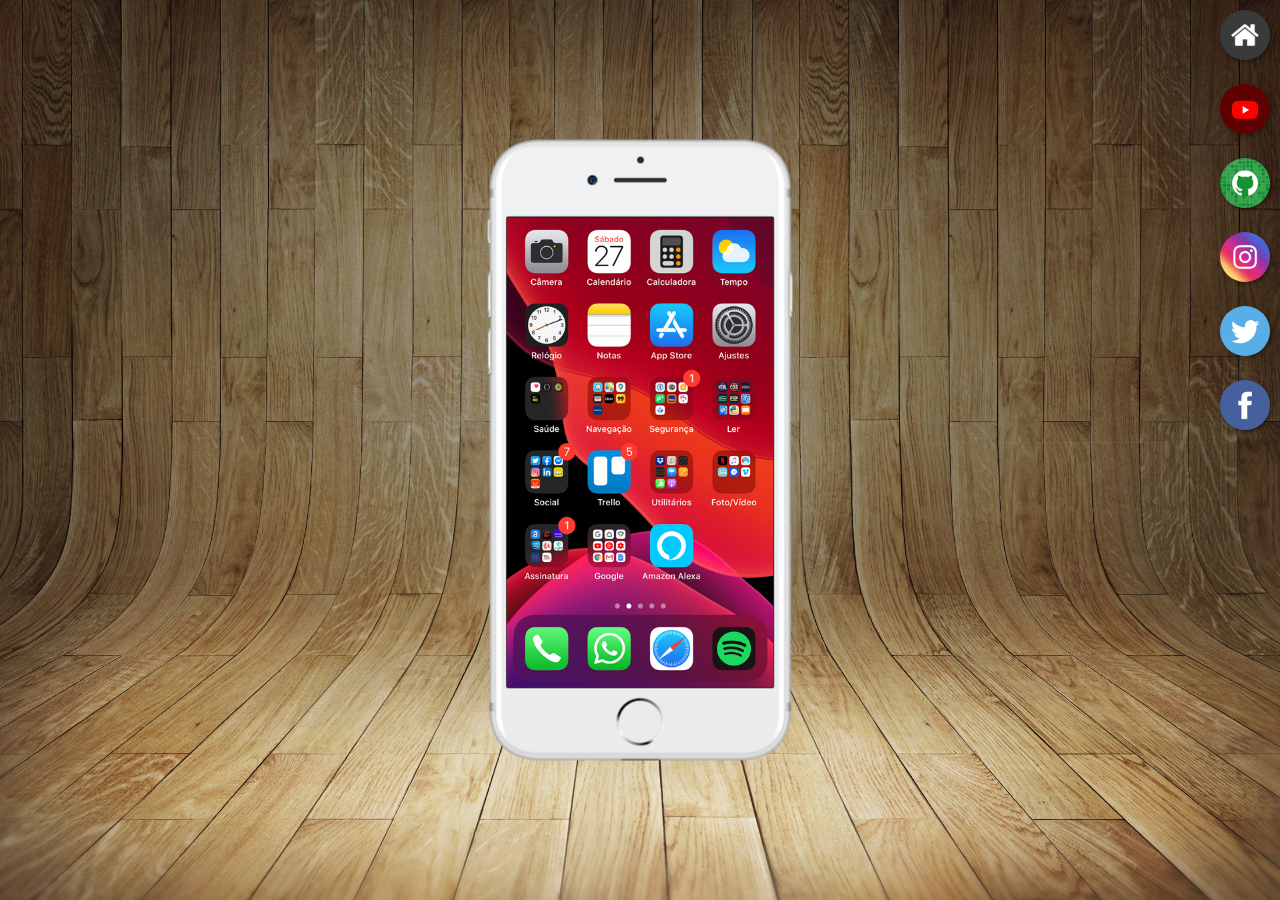
<file: index.html>
<!DOCTYPE html>
<html lang="pt-br">
<head>
    <meta charset="UTF-8">
    <meta name="viewport" content="width=device-width, initial-scale=1.0">
    <link rel="shortcut icon" href="favicon.ico" type="image/x-icon">
    <link rel="stylesheet" href="estilos/style.css">

    <title>Projeto Redes Sociais</title>
</head>
<body>
    <main>
        <section id="telefone">
            <iframe src="home.html" frameborder="0" name="tela" id="tela" scolling="no"></iframe>
        </section>
        
        <section id="redes-sociais">
            <a href="home.html" target="tela"><img src="imagens/logo-home.jpg" alt="Logo do botão home"></a> <br>
            <a href="youtube.html" target="tela"><img src="imagens/logo-youtube.jpg" alt="Logo do youtube"></a> <br>
            <a href="github.html" target="tela"><img src="imagens/logo-github.jpg" alt="Logo do github"></a> <br>
            <a href="instagram.html" target="tela"><img src="imagens/logo-instagram.jpg" alt="Logo do instagram"></a> <br>
            <a href="twitter.html" target="tela"><img src="imagens/logo-twitter.jpg" alt="Logo do twitter"></a> <br>
            <a href="facebook.html" target="tela"><img src="imagens/logo-facebook.jpg" alt="Logo do facebook"></a>
        </section>
    </main>
</body>
</html>
</file>
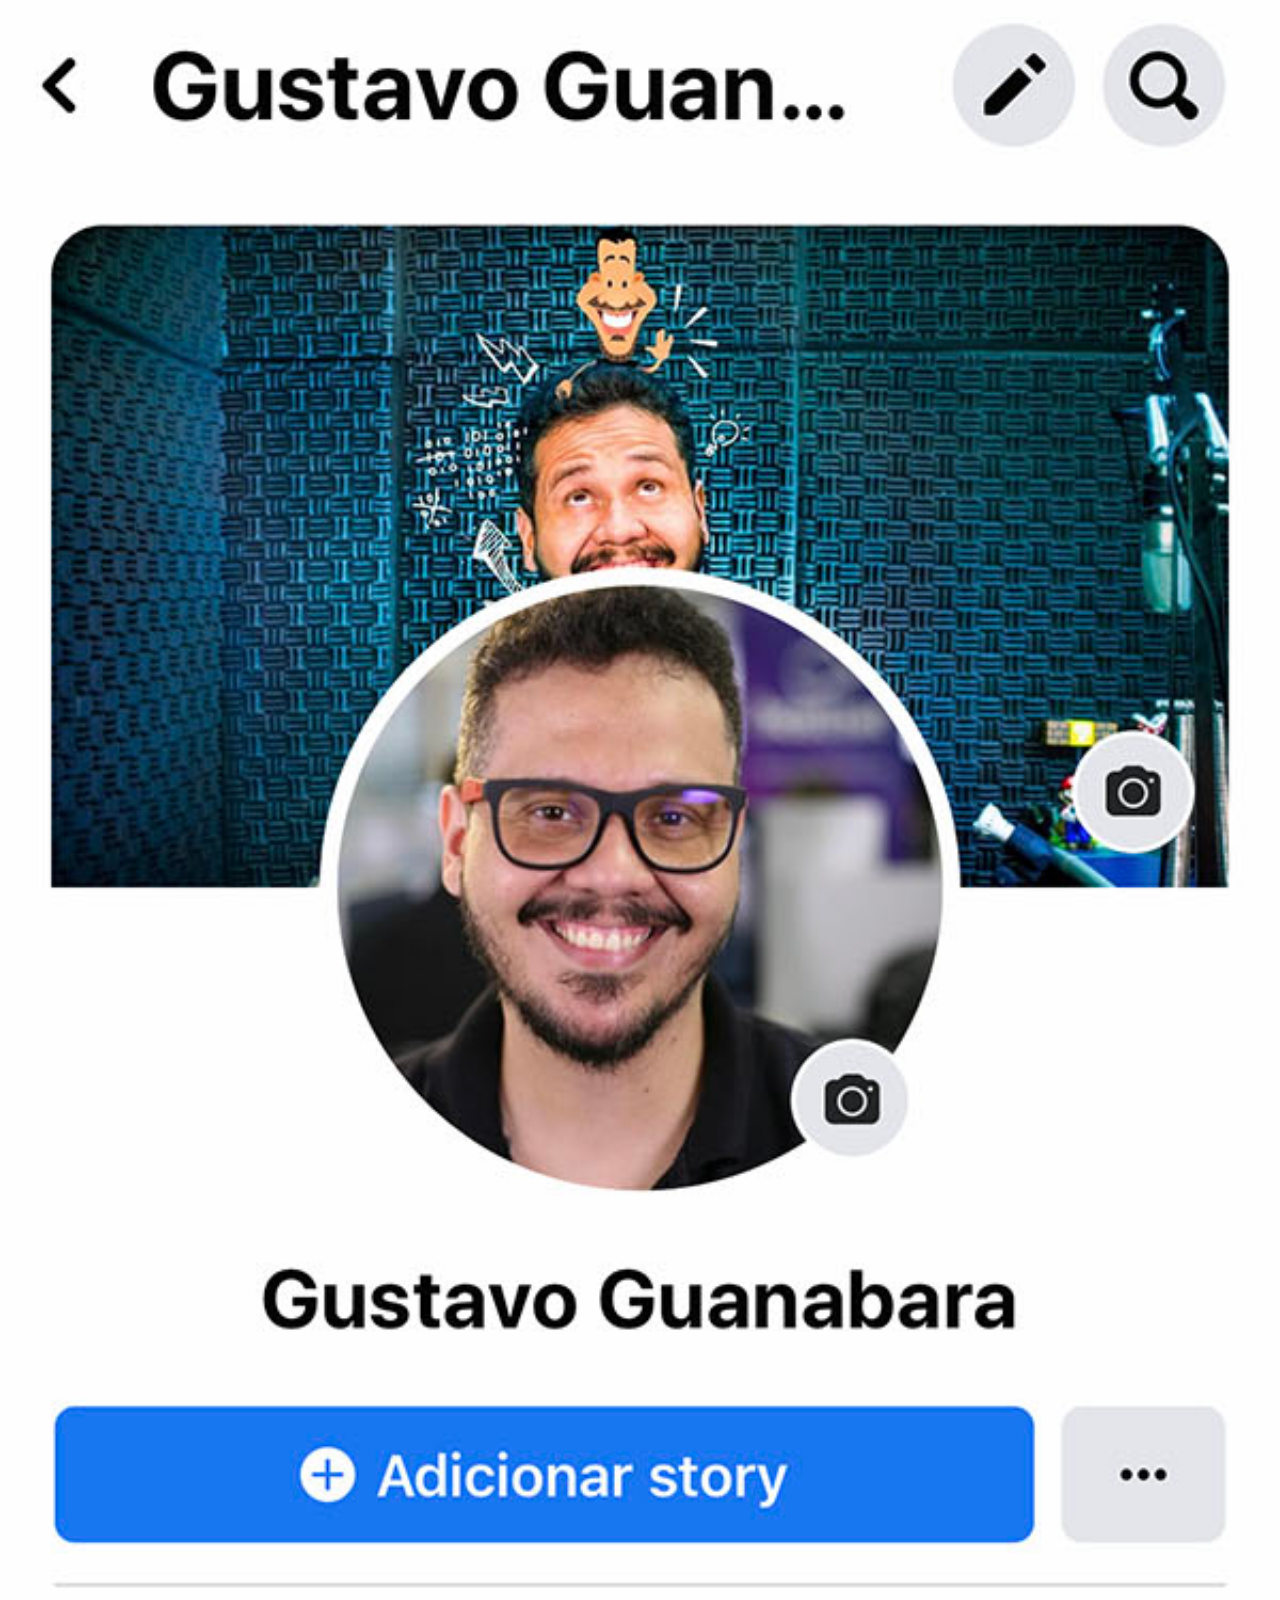
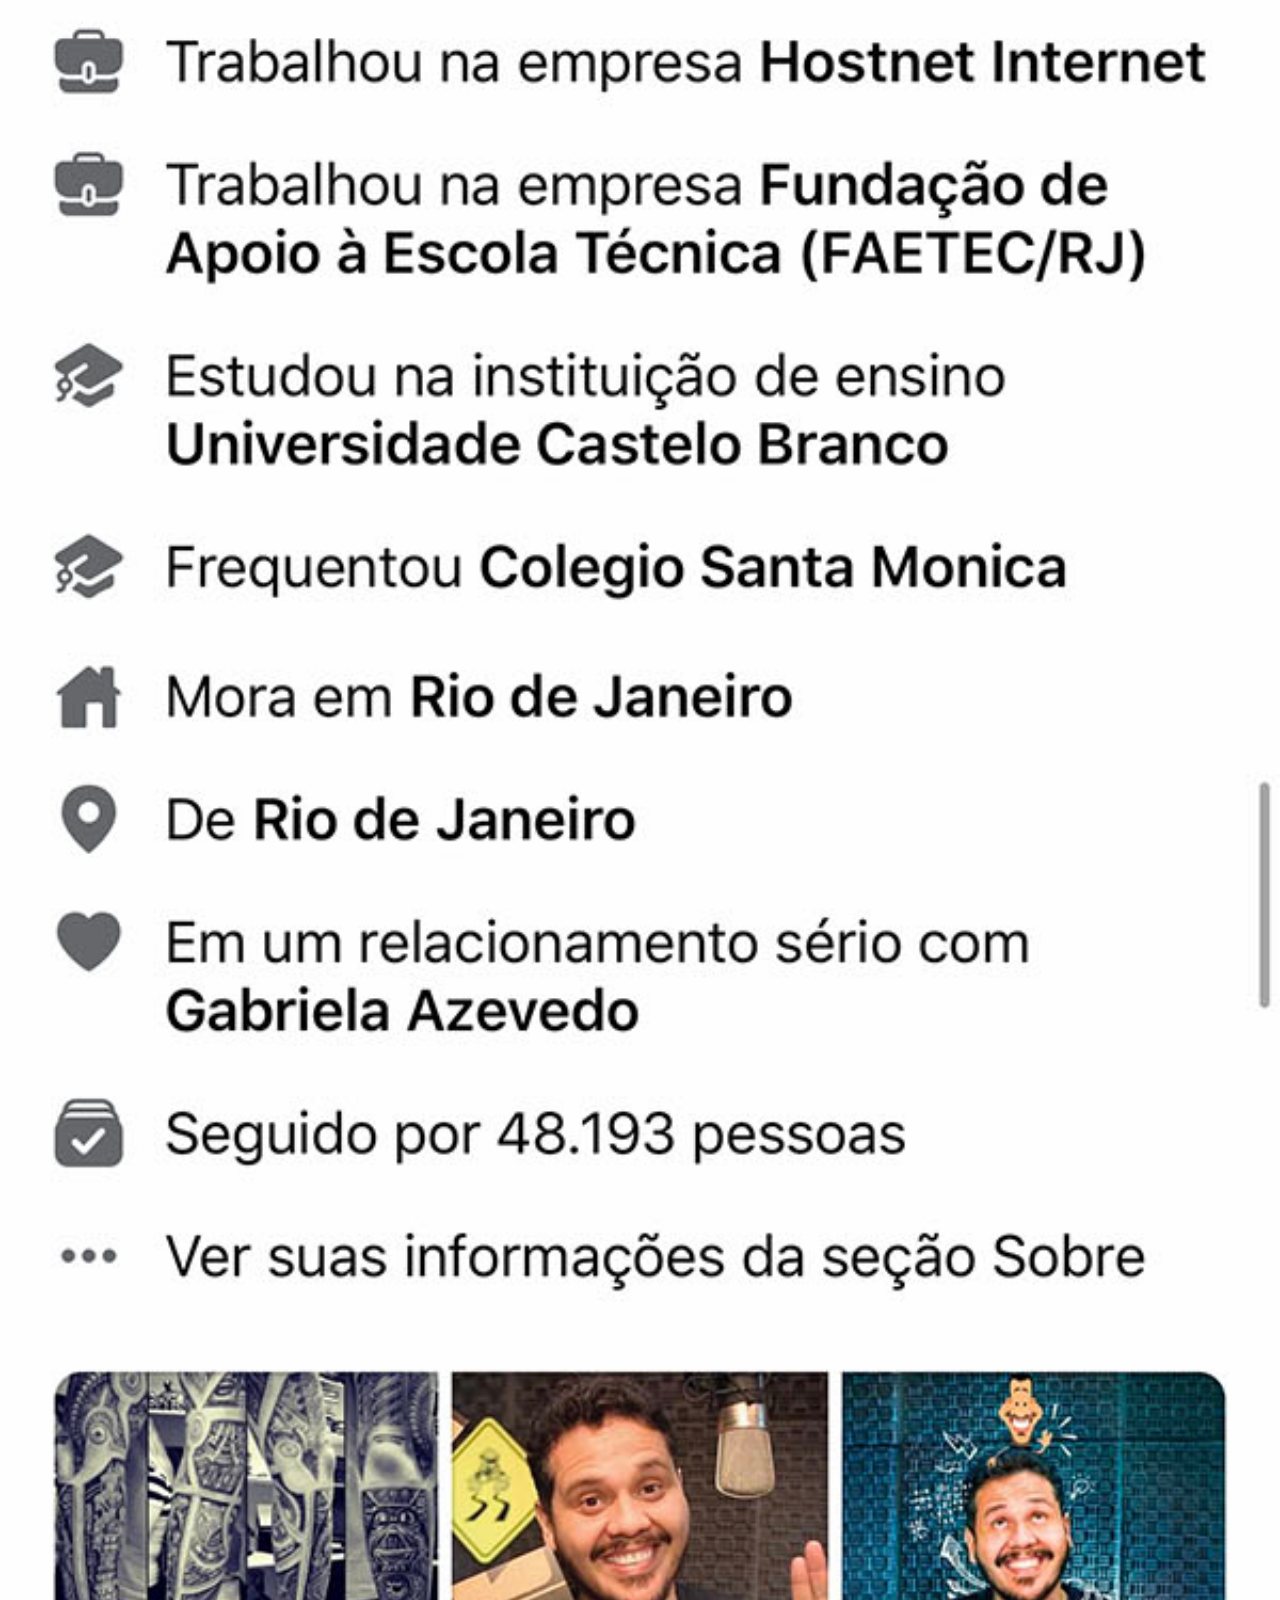
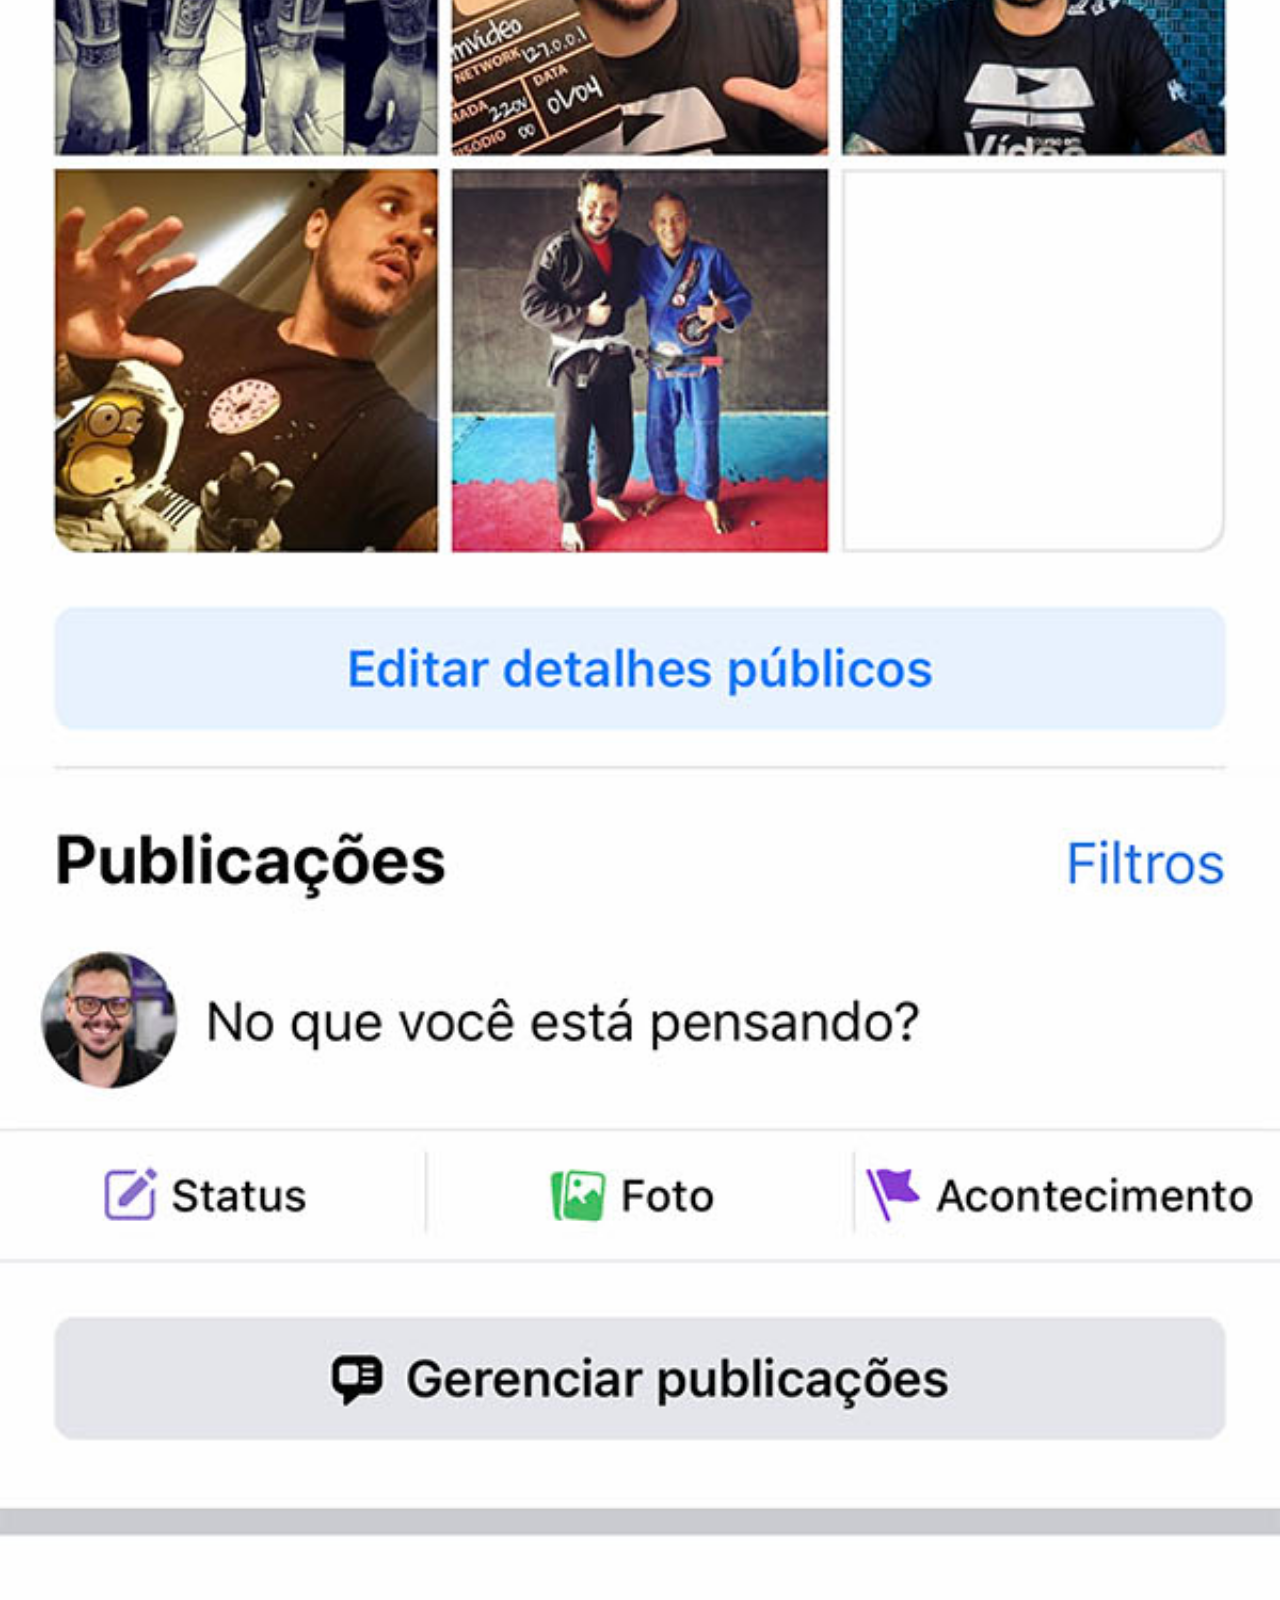
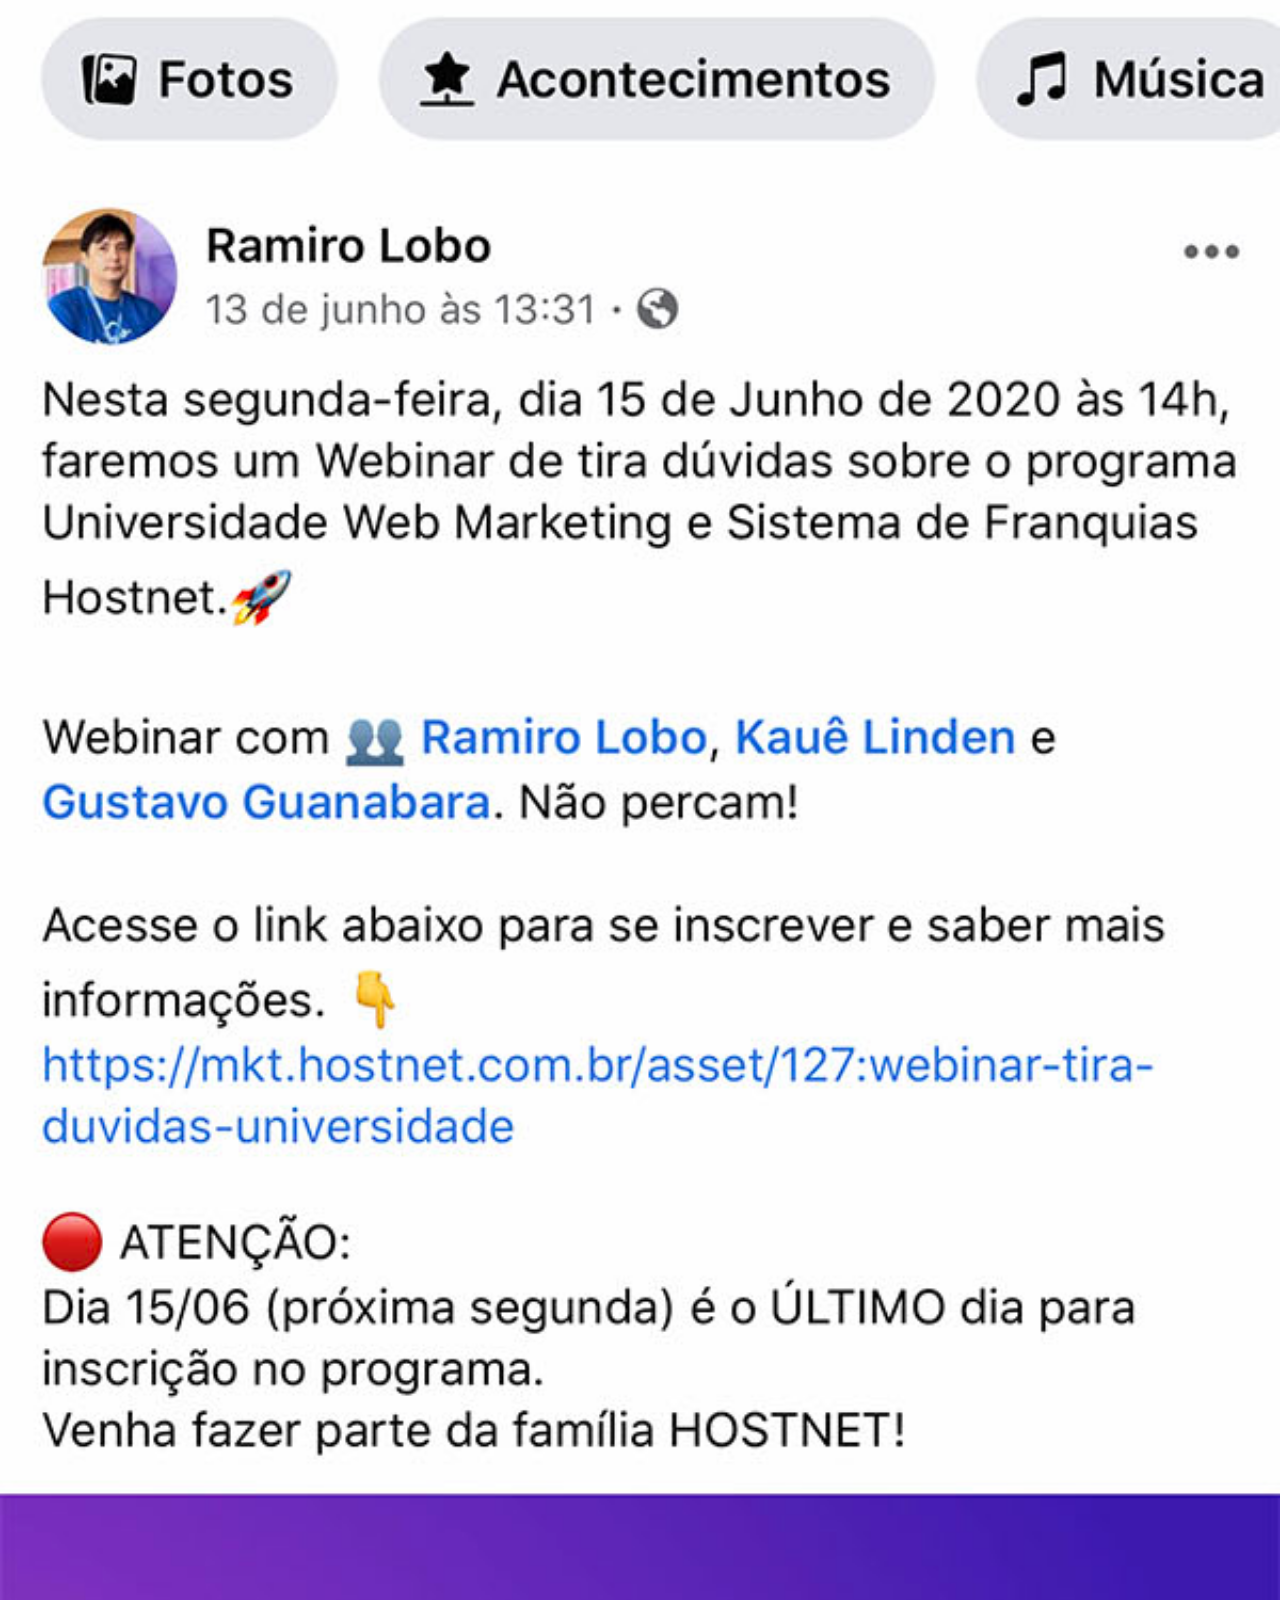
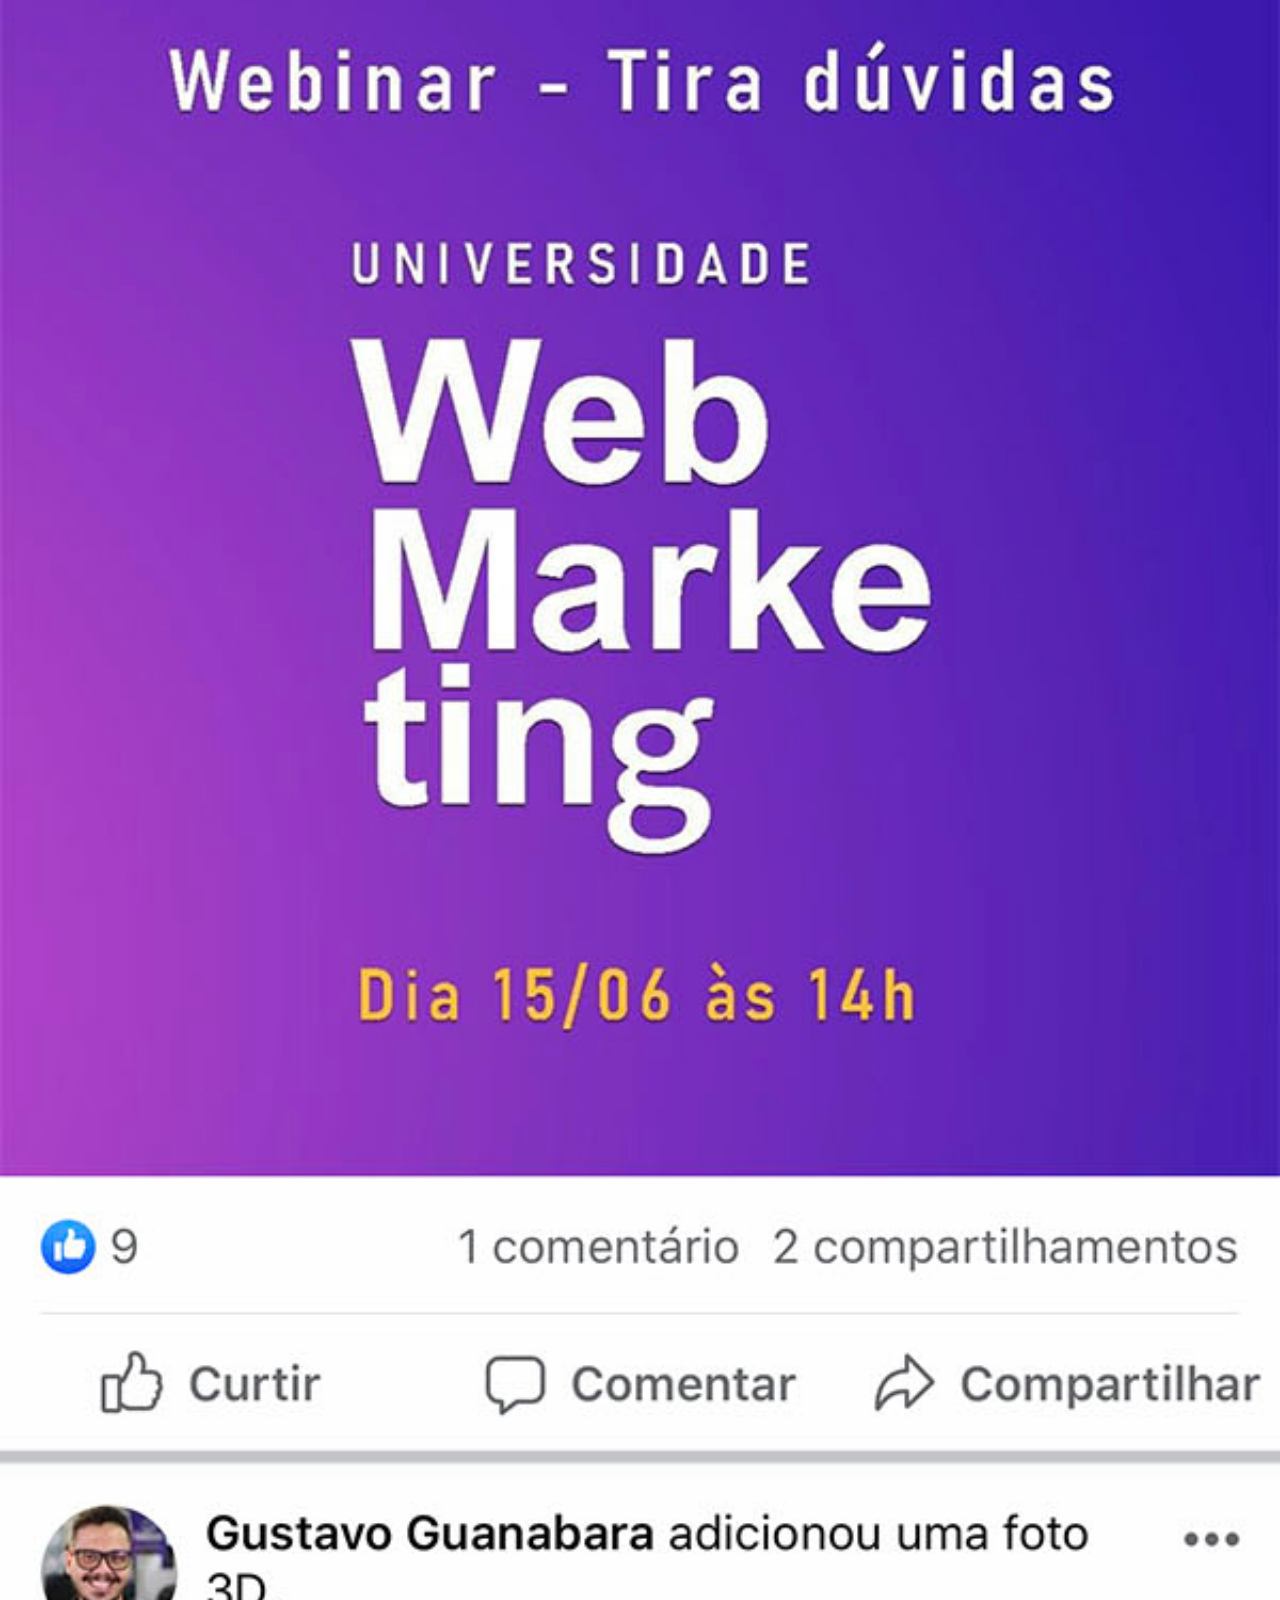
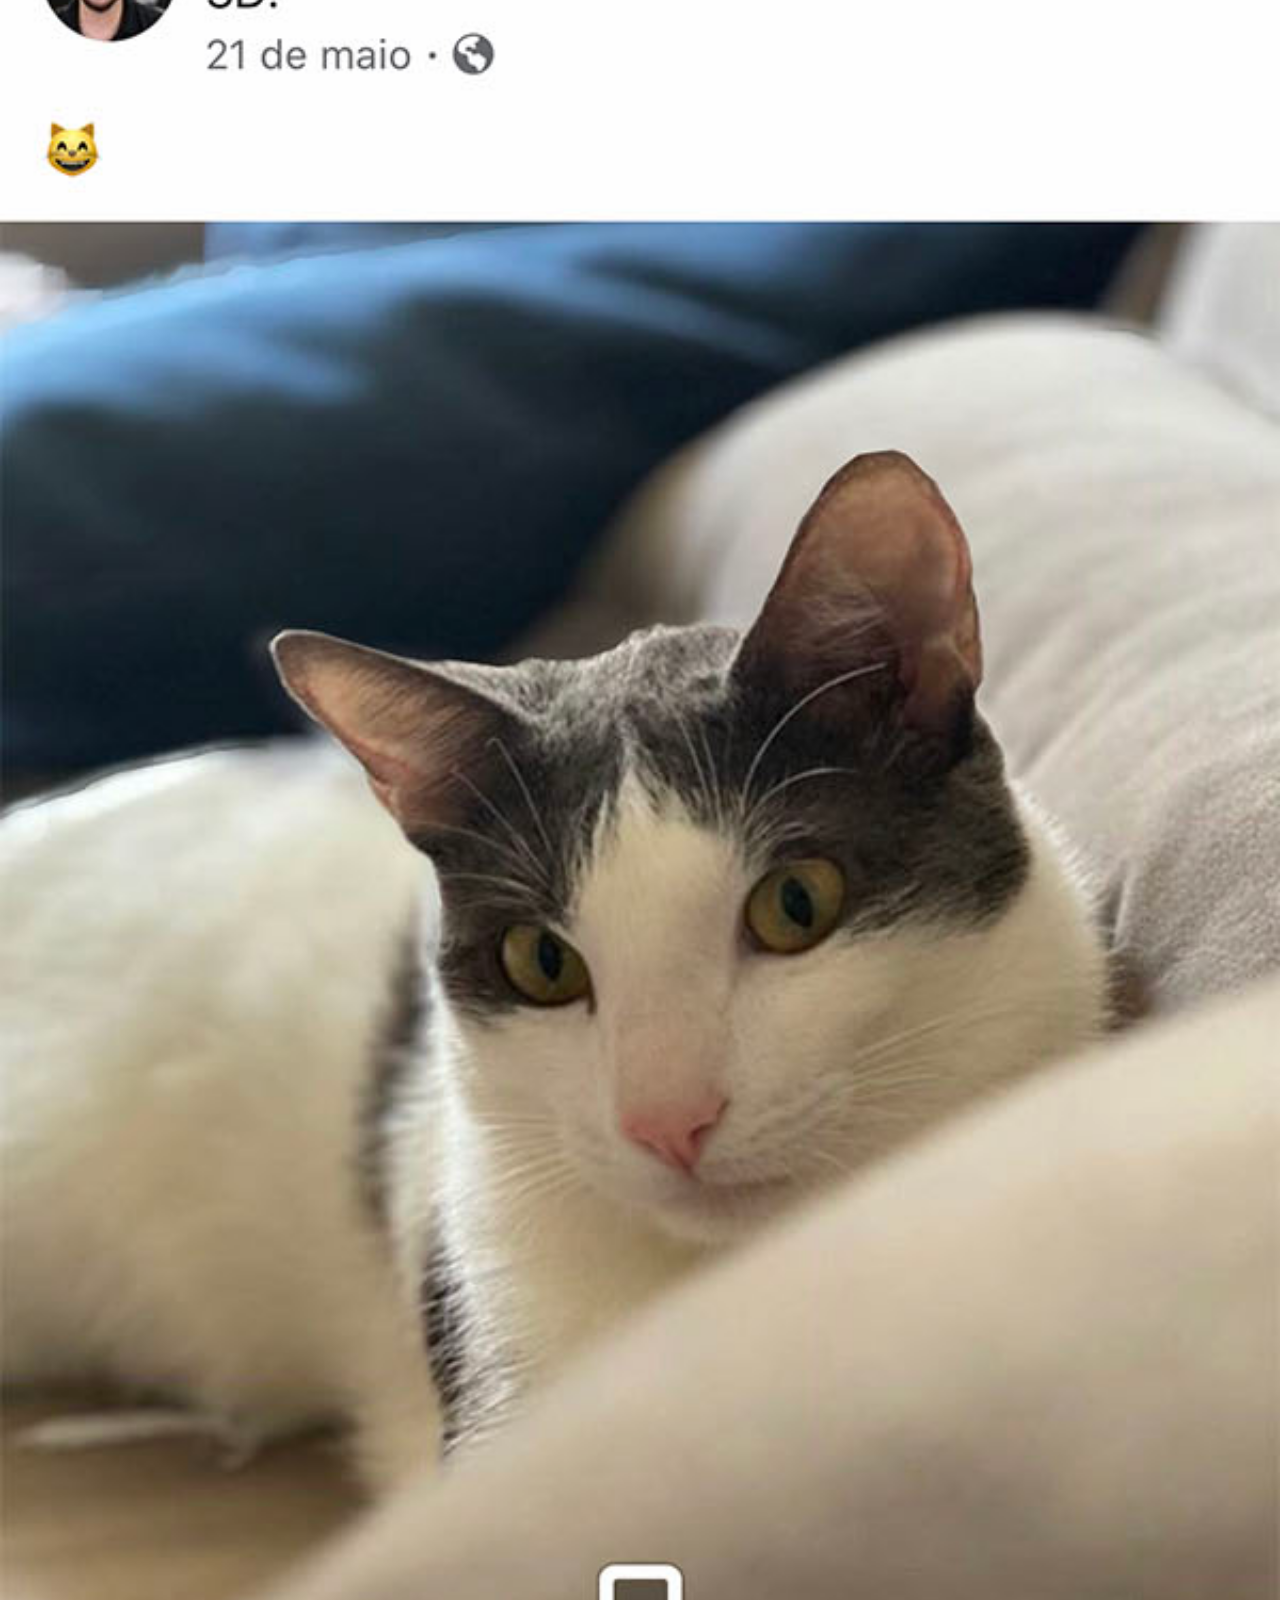
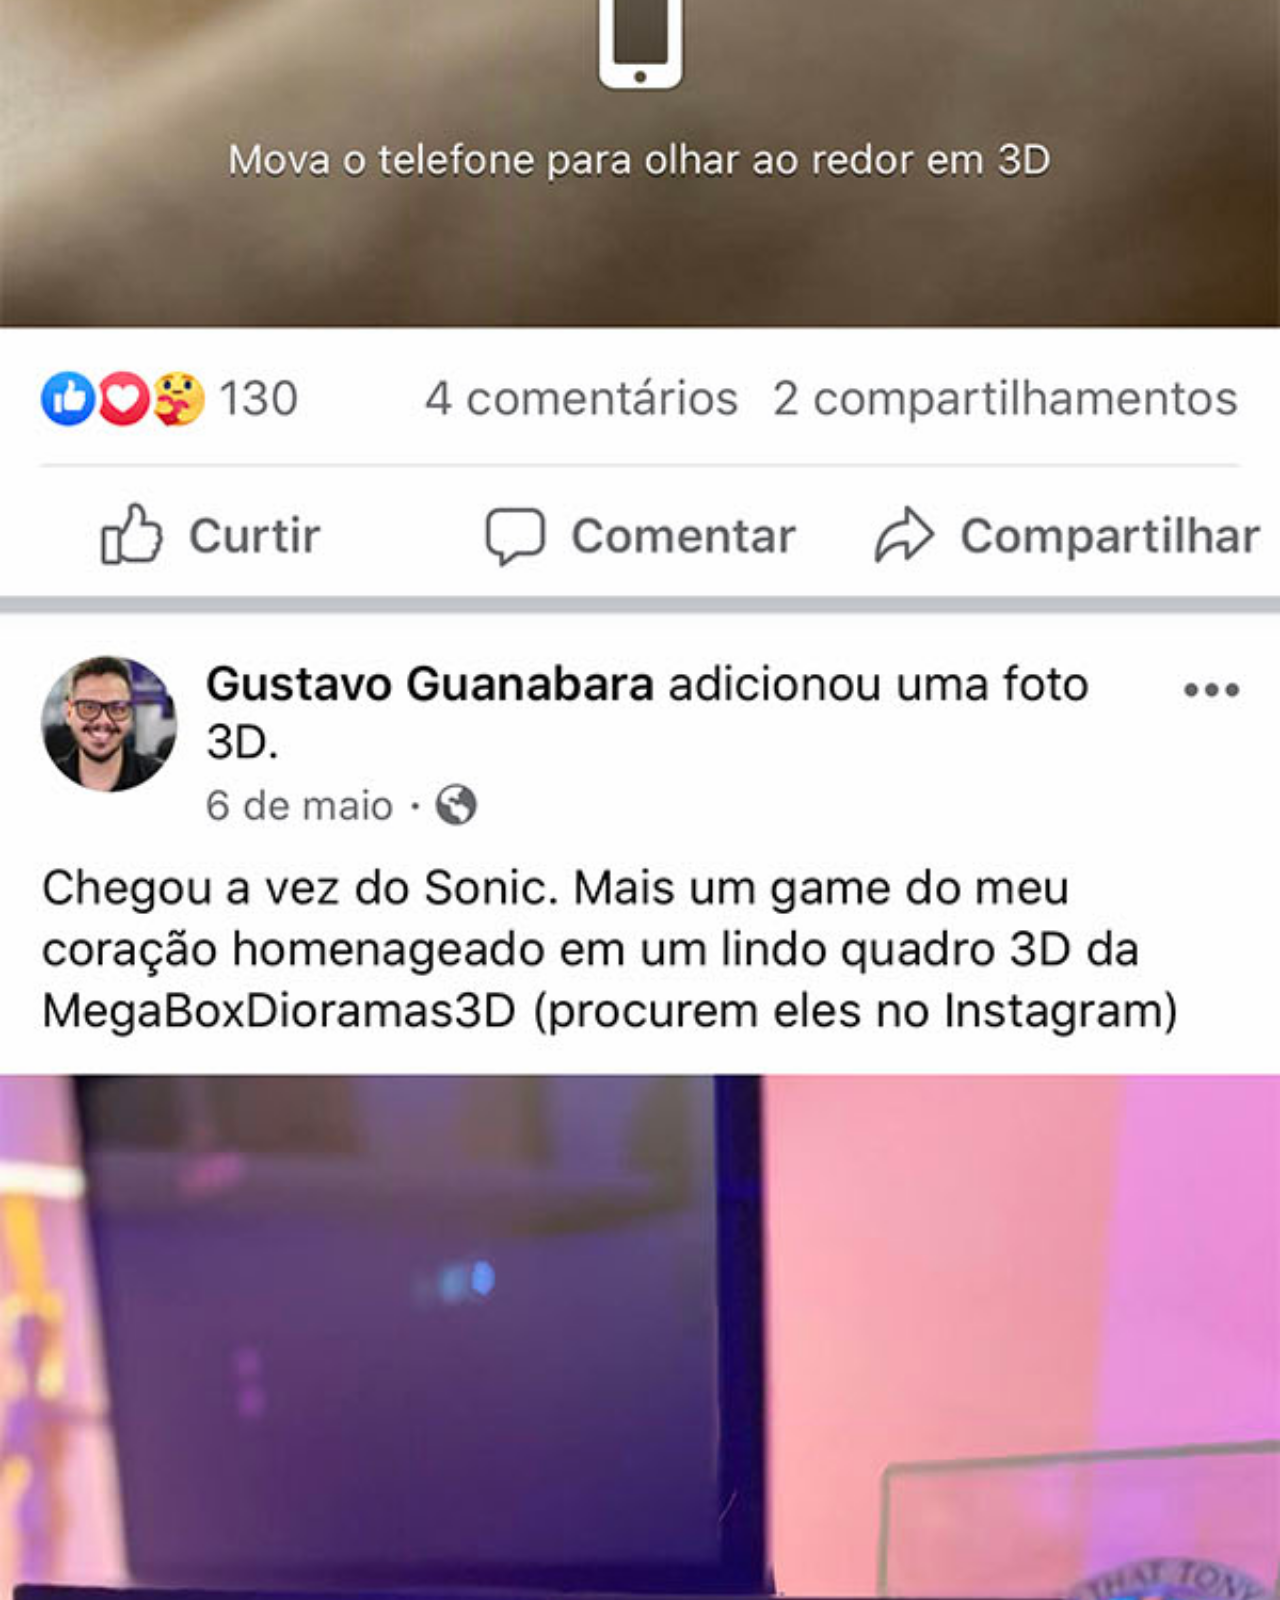
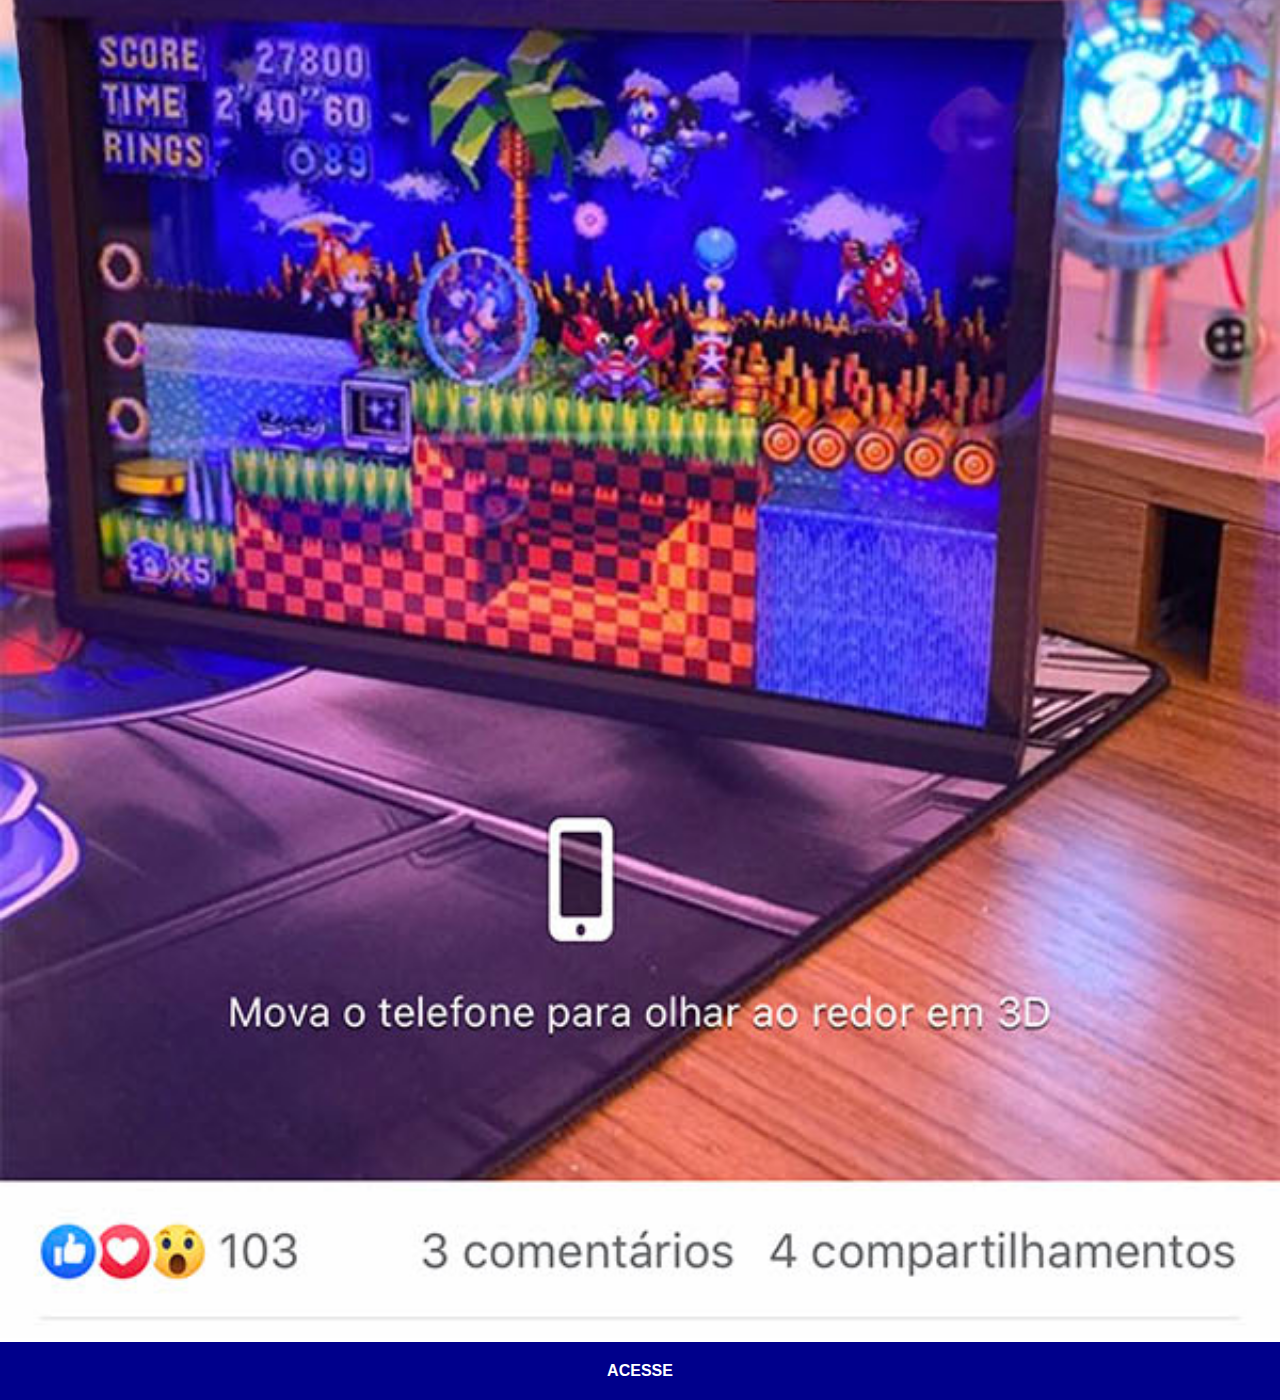
<file: facebook.html>
<!DOCTYPE html>
<html lang="pt-br">
<head>
    <meta charset="UTF-8">
    <meta name="viewport" content="width=device-width, initial-scale=1.0">
    <title>Facebook</title>
    <style>
        * {margin: 0px; padding: 0px; font-family: Arial;}

        ::-webkit-scrollbar {
            width: 0px;
            height: 0px;
        }

        img {
            width: 100vw;
        }
        a {
            display: block; 
            background-color: darkblue;
            padding: 20px;
            color: white;
            text-align: center;
            font-weight: bolder;
            text-decoration: none;
        }
        a:hover {
            background-color: blue;
        }
    </style>
</head>
<body>
    <img src="imagens/tela-facebook.jpg" alt="Tela de facebook">
    <a href="">ACESSE</a>
</body>
</html>
</file>
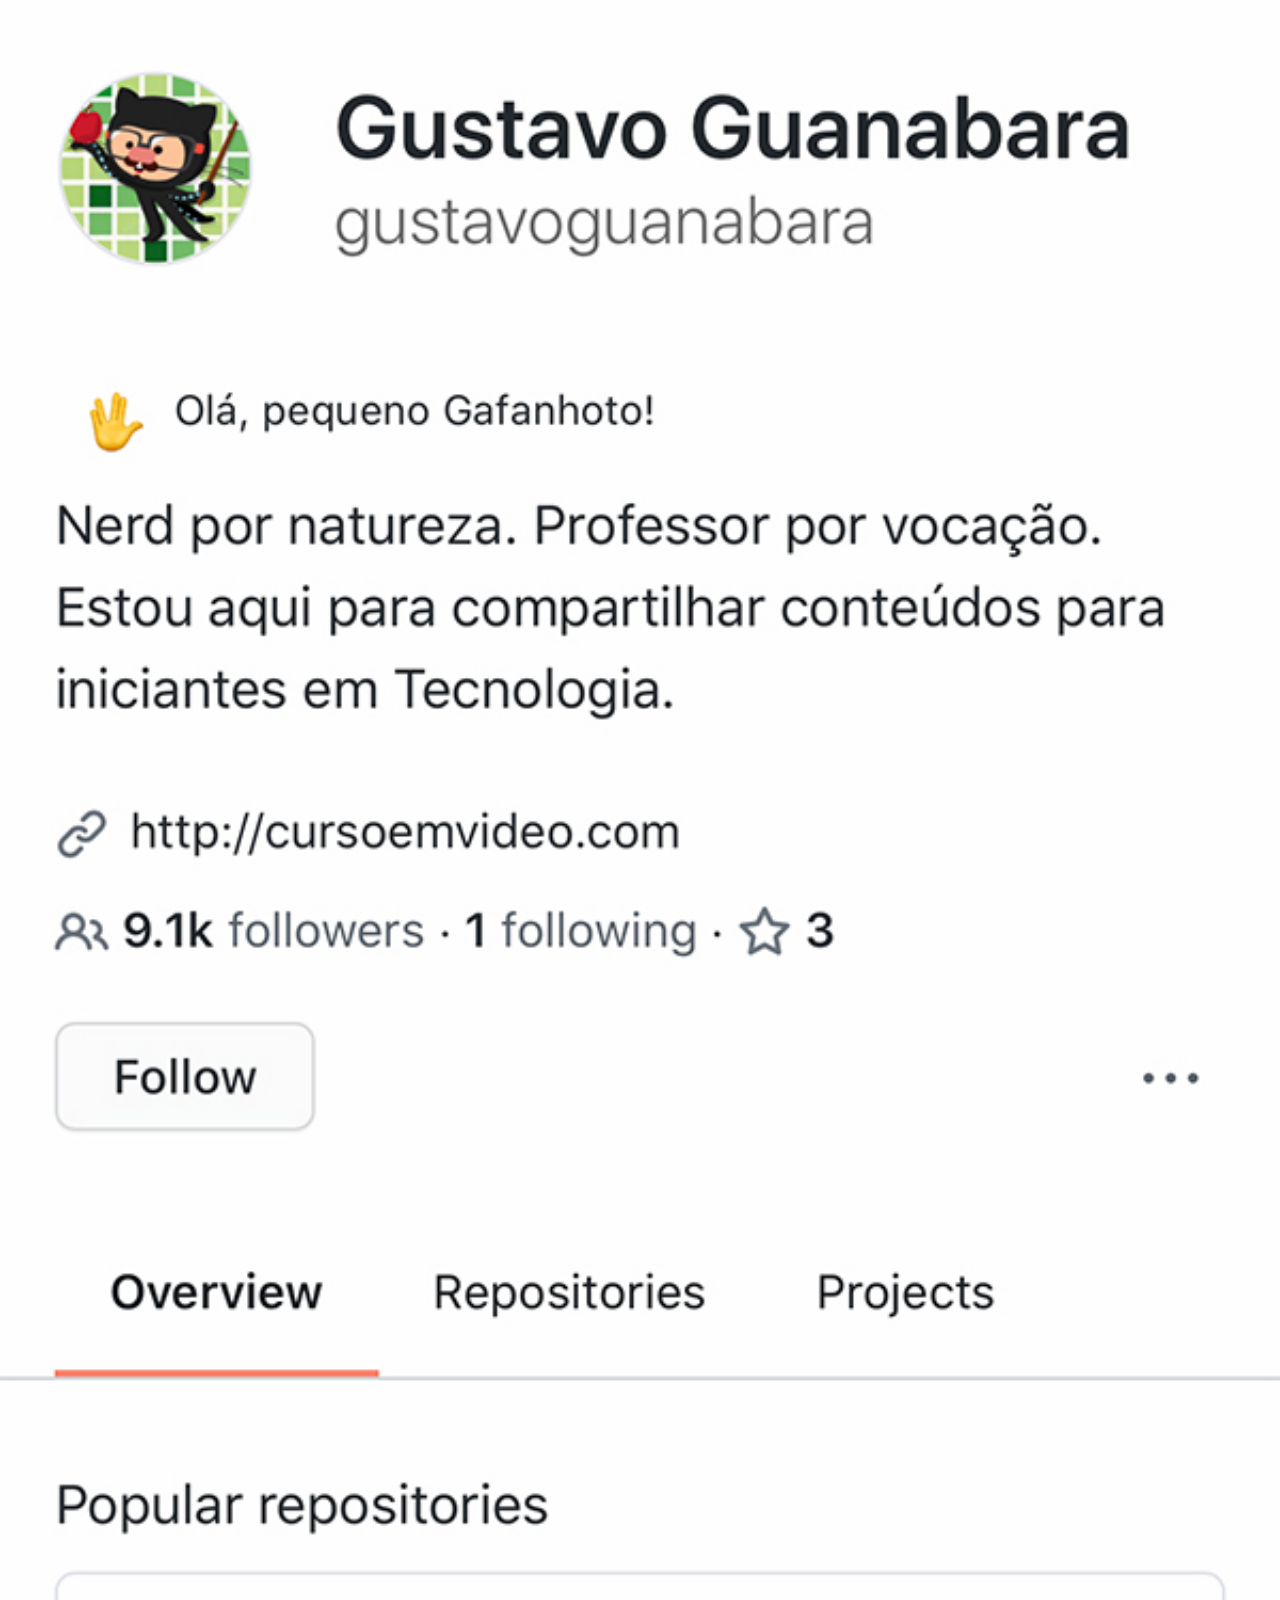
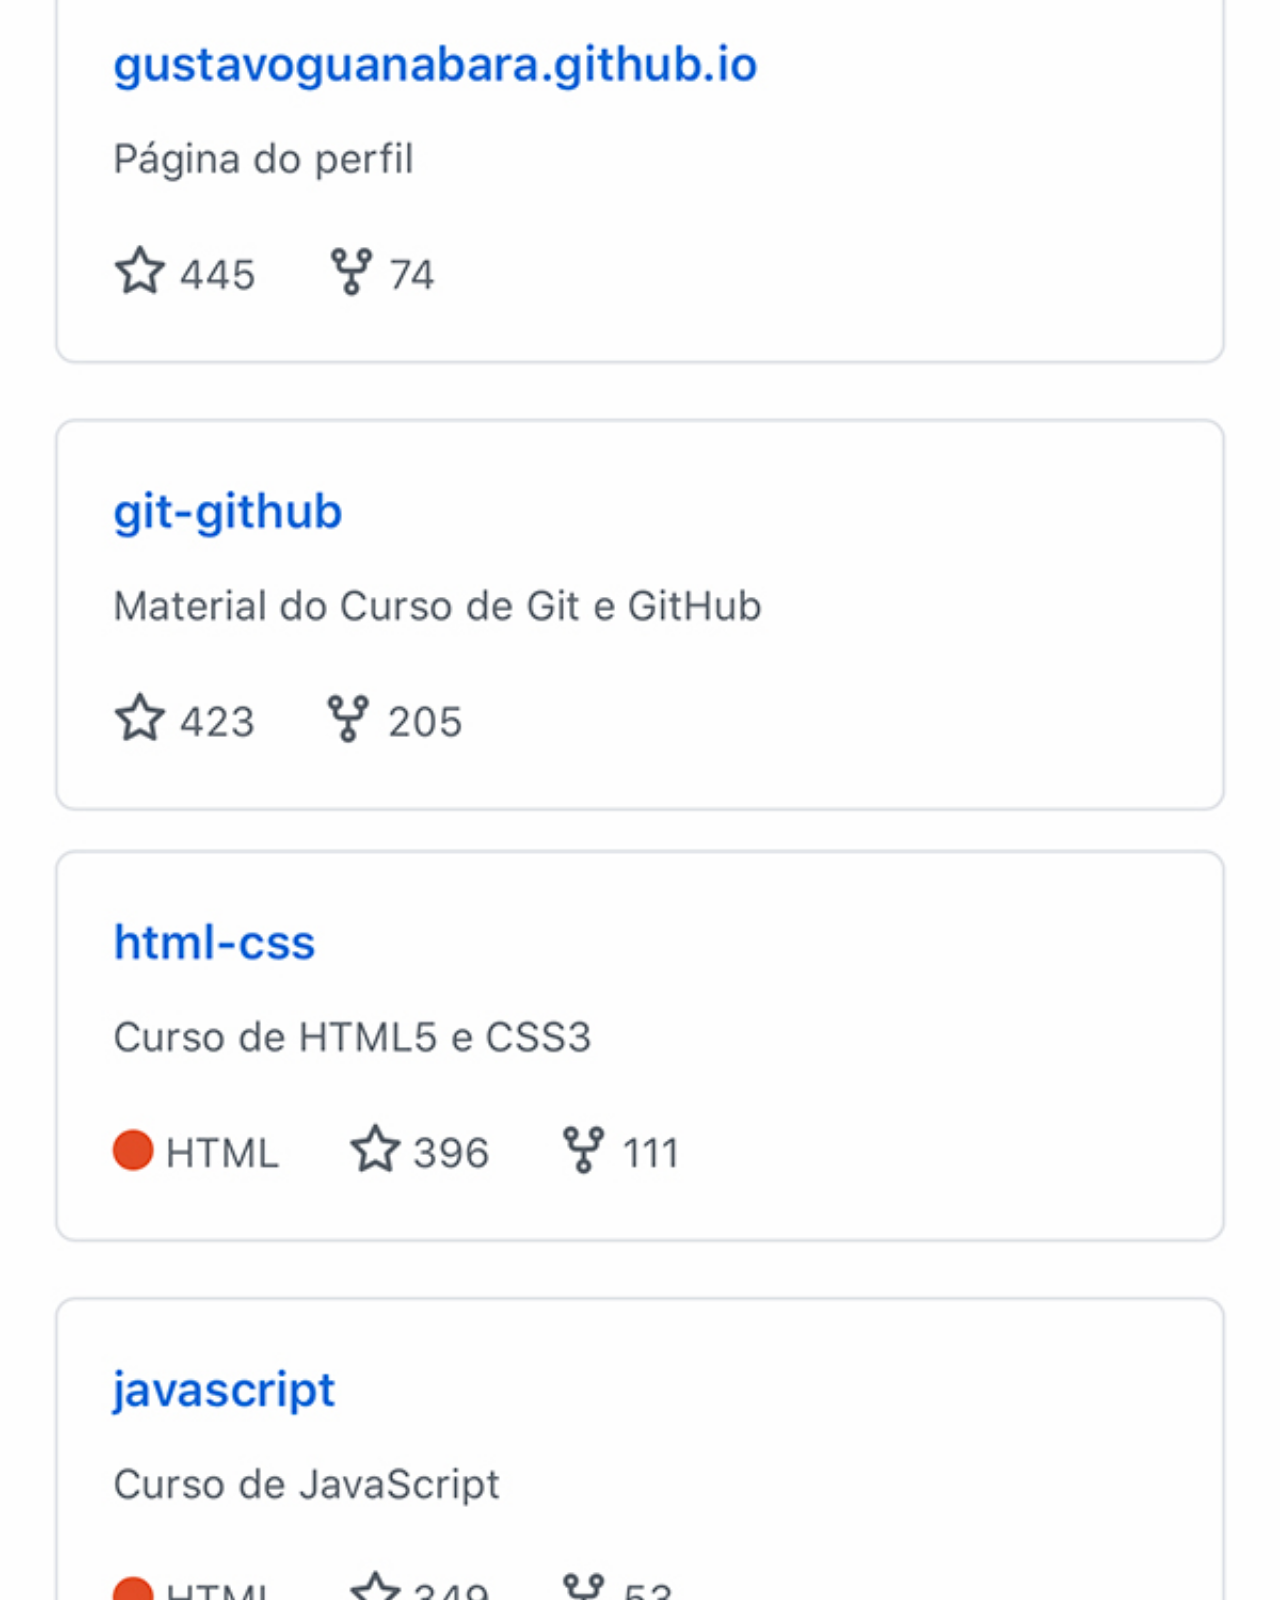
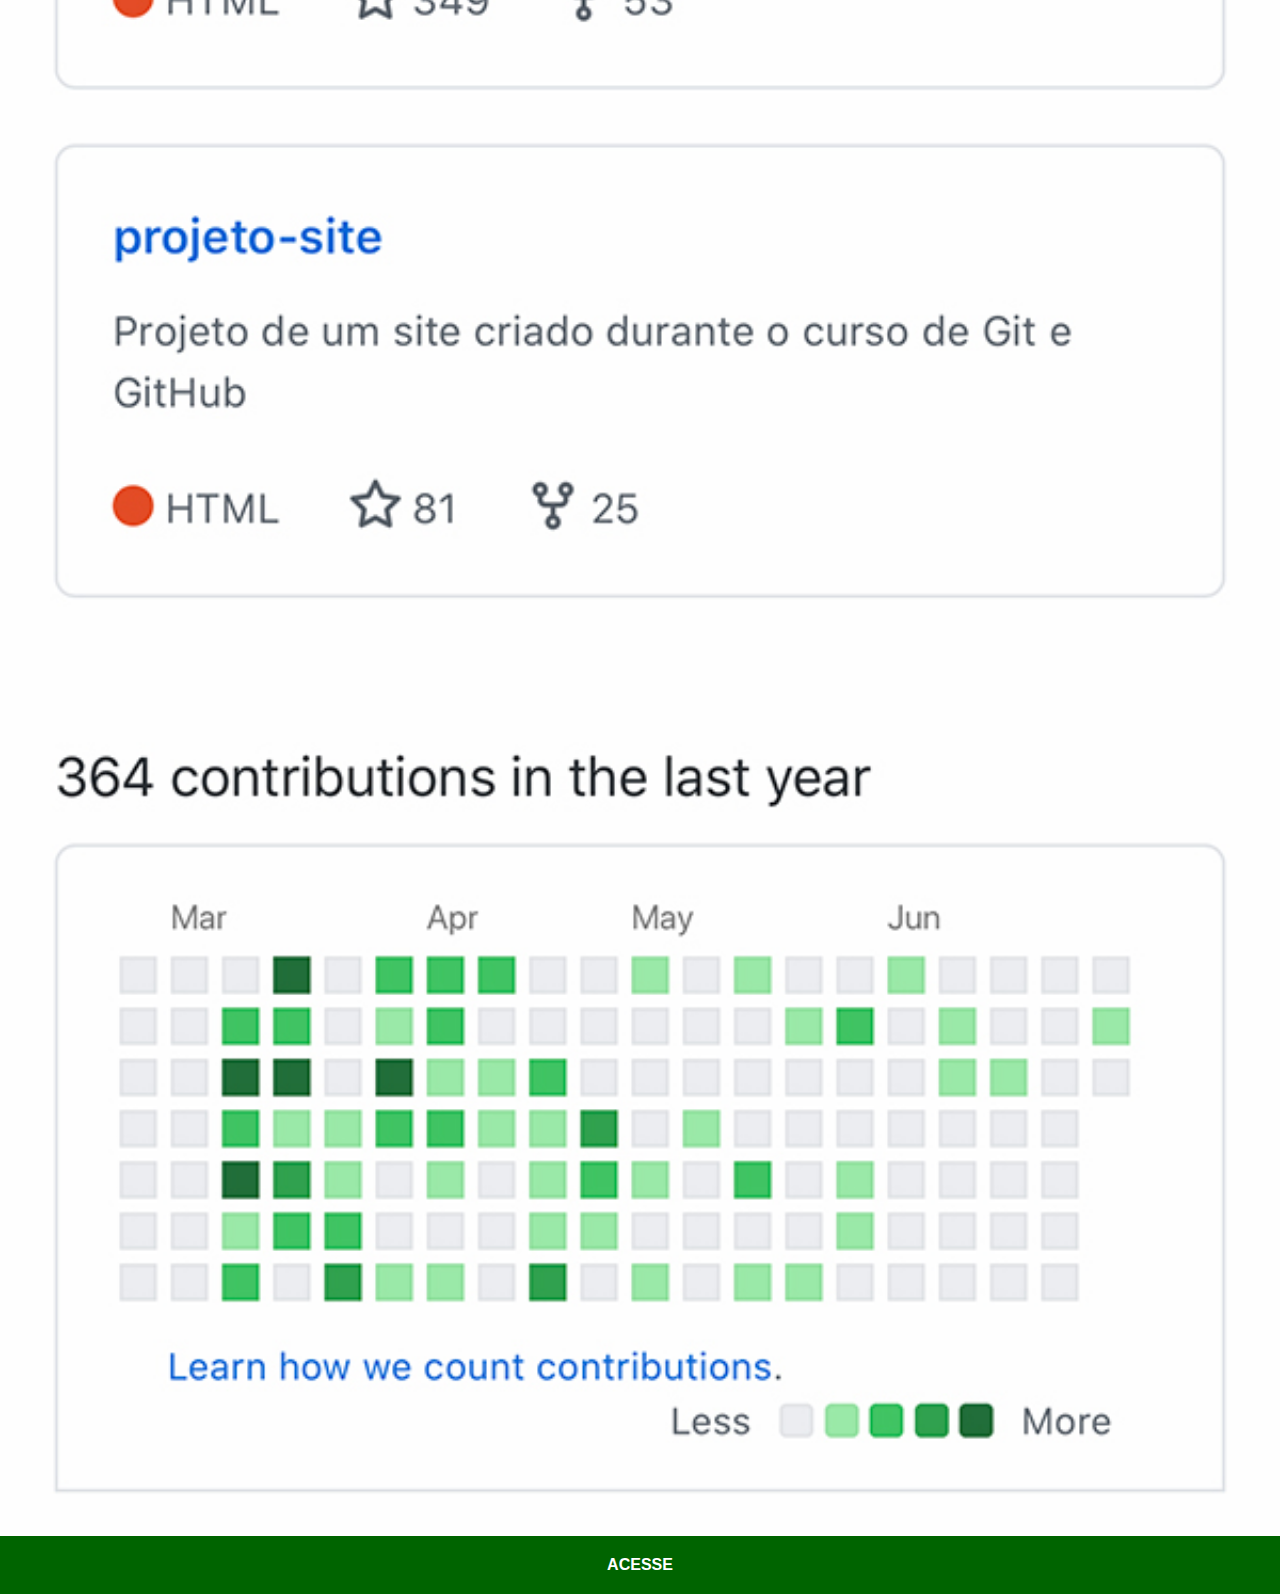
<file: github.html>
<!DOCTYPE html>
<html lang="pt-br">
<head>
    <meta charset="UTF-8">
    <meta name="viewport" content="width=device-width, initial-scale=1.0">
    <title>Github</title>
    <style>
        * {margin: 0px; padding: 0px; font-family: Arial;}

        ::-webkit-scrollbar {
            width: 0px;
            height: 0px;
        }

        img {
            width: 100vw;
        }
        a {
            display: block; background-color: darkgreen;
            padding: 20px;
            color: white;
            text-align: center;
            font-weight: bolder;
            text-decoration: none;
        }
        a:hover {
            background-color: green;
        }
    </style>
</head>
<body>
    <img src="imagens/tela-github.jpg" alt="Tela do Github">
    <a href="">ACESSE</a>
</body>
</html>
</file>
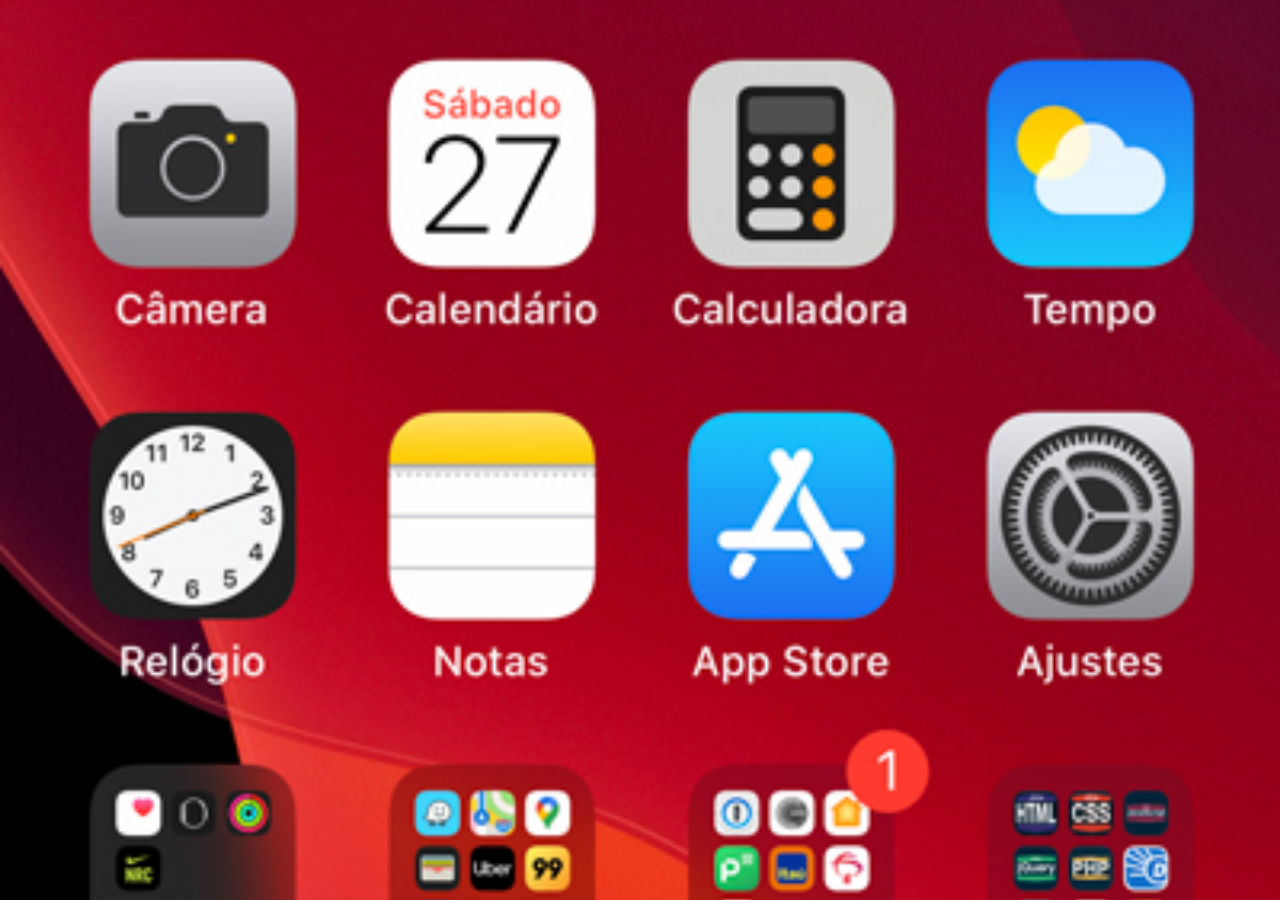
<file: home.html>
<!DOCTYPE html>
<html lang="pt-br">
<head>
    <meta charset="UTF-8">
    <meta name="viewport" content="width=device-width, initial-scale=1.0">
    <title>Home</title>
</head>
<style>
    * {margin: 0px; padding: 0px;}
    body {
        width: 100vw;
        height: 100vh;
        background: black url('imagens/tela-home.jpg') no-repeat top center;
        background-size: cover;
    }
</style>
<body>
    
</body>
</html>
</file>
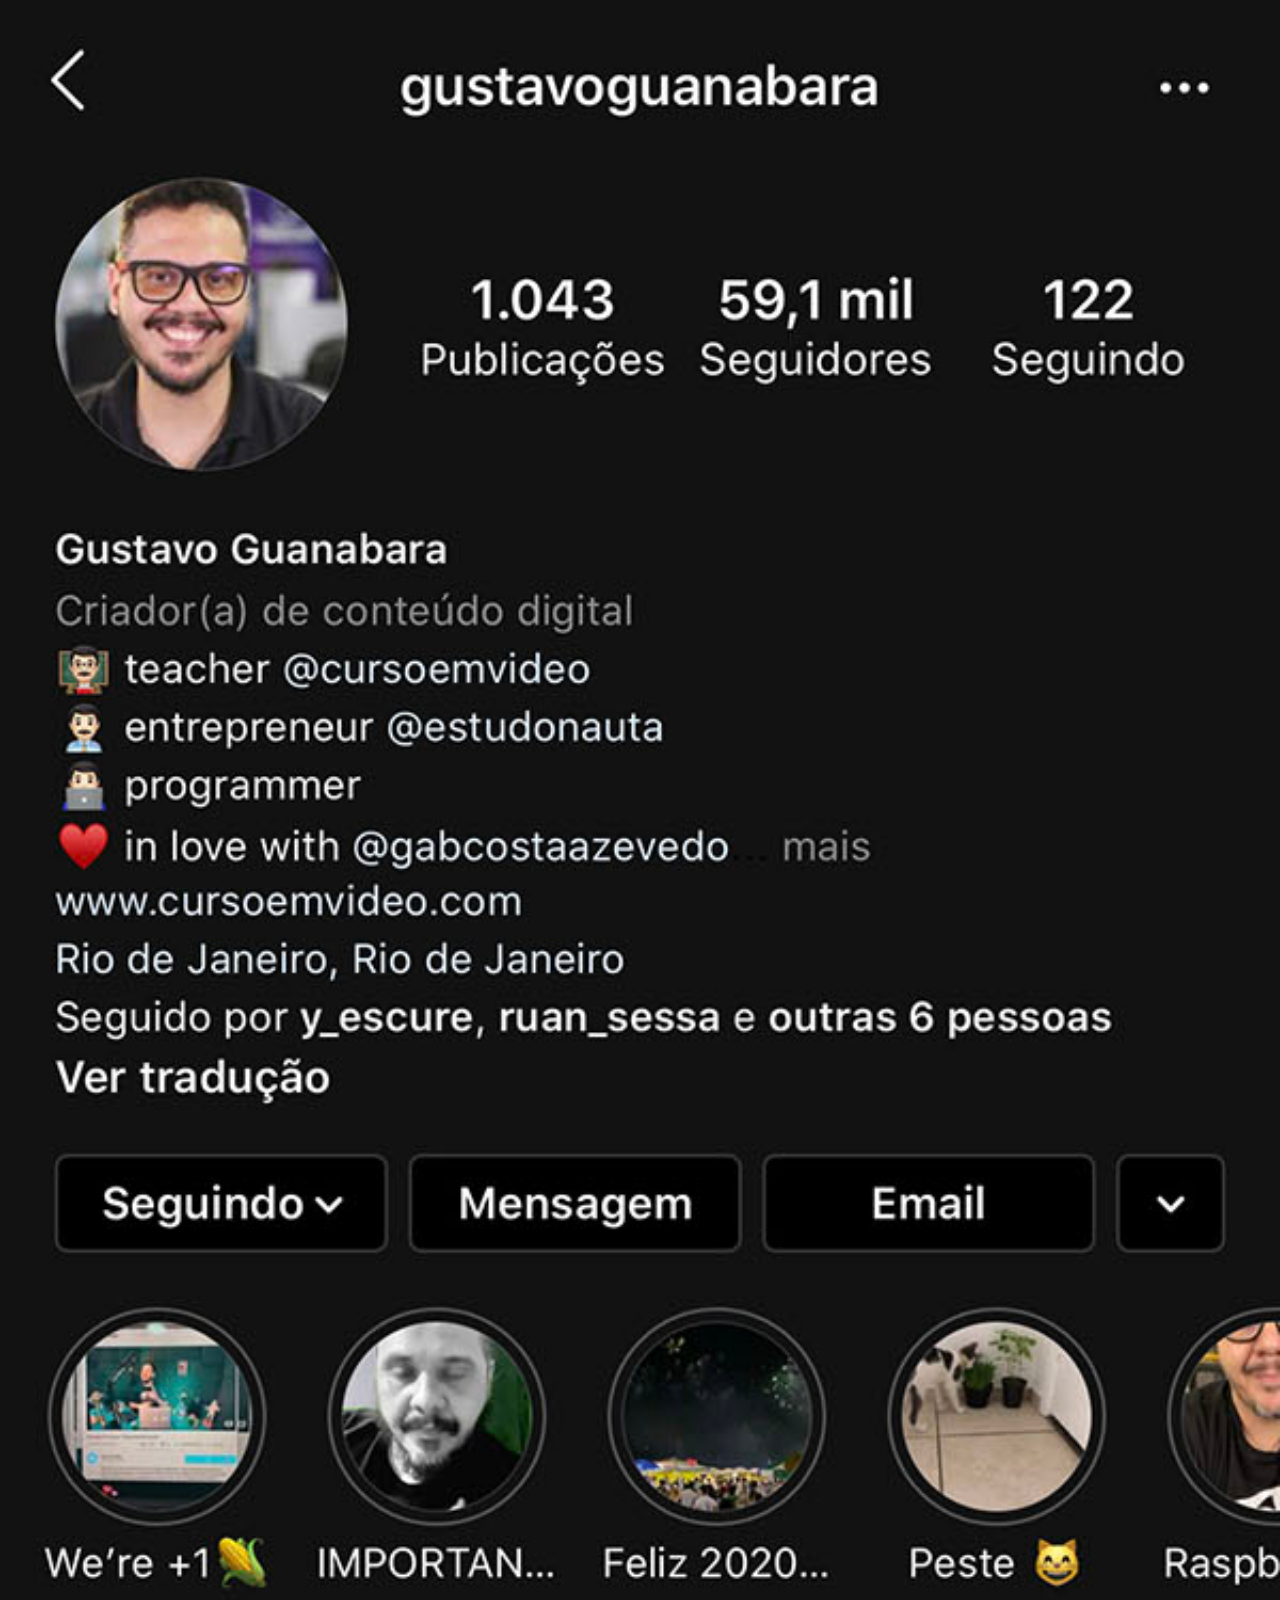
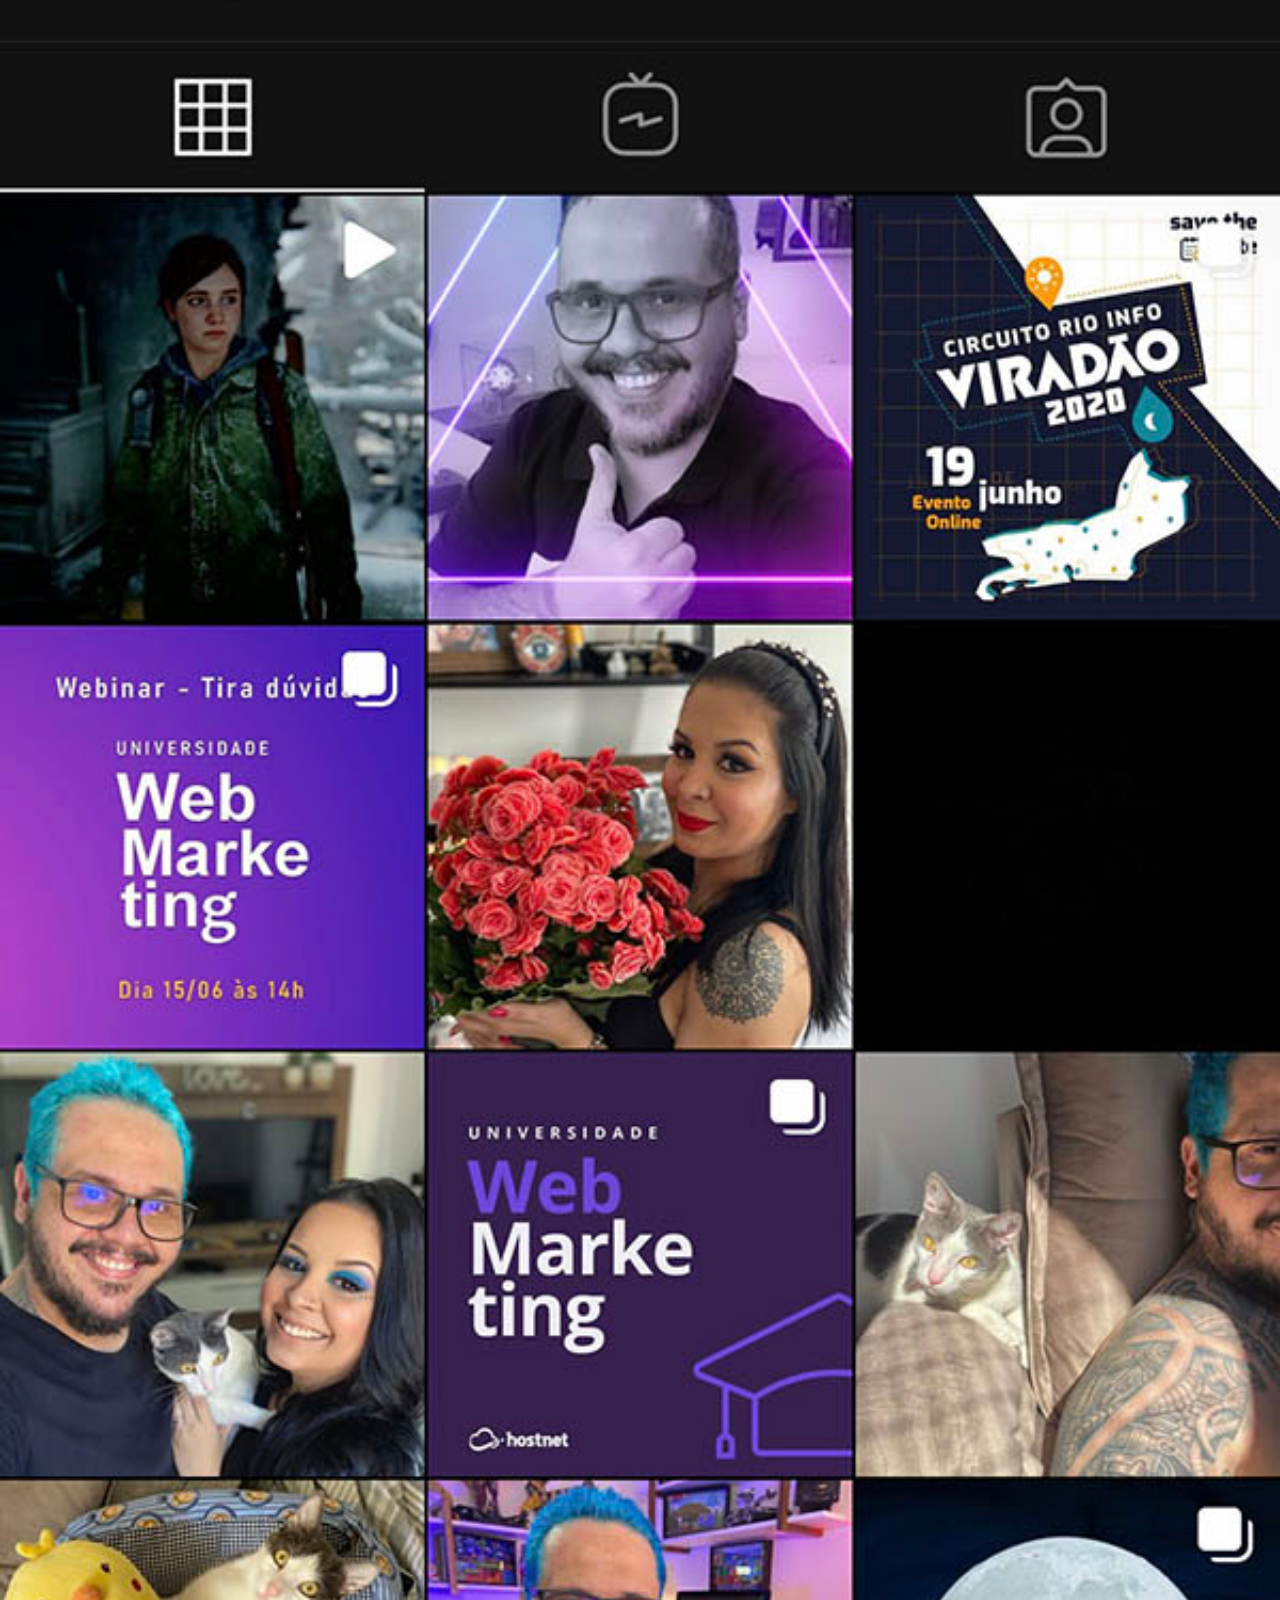
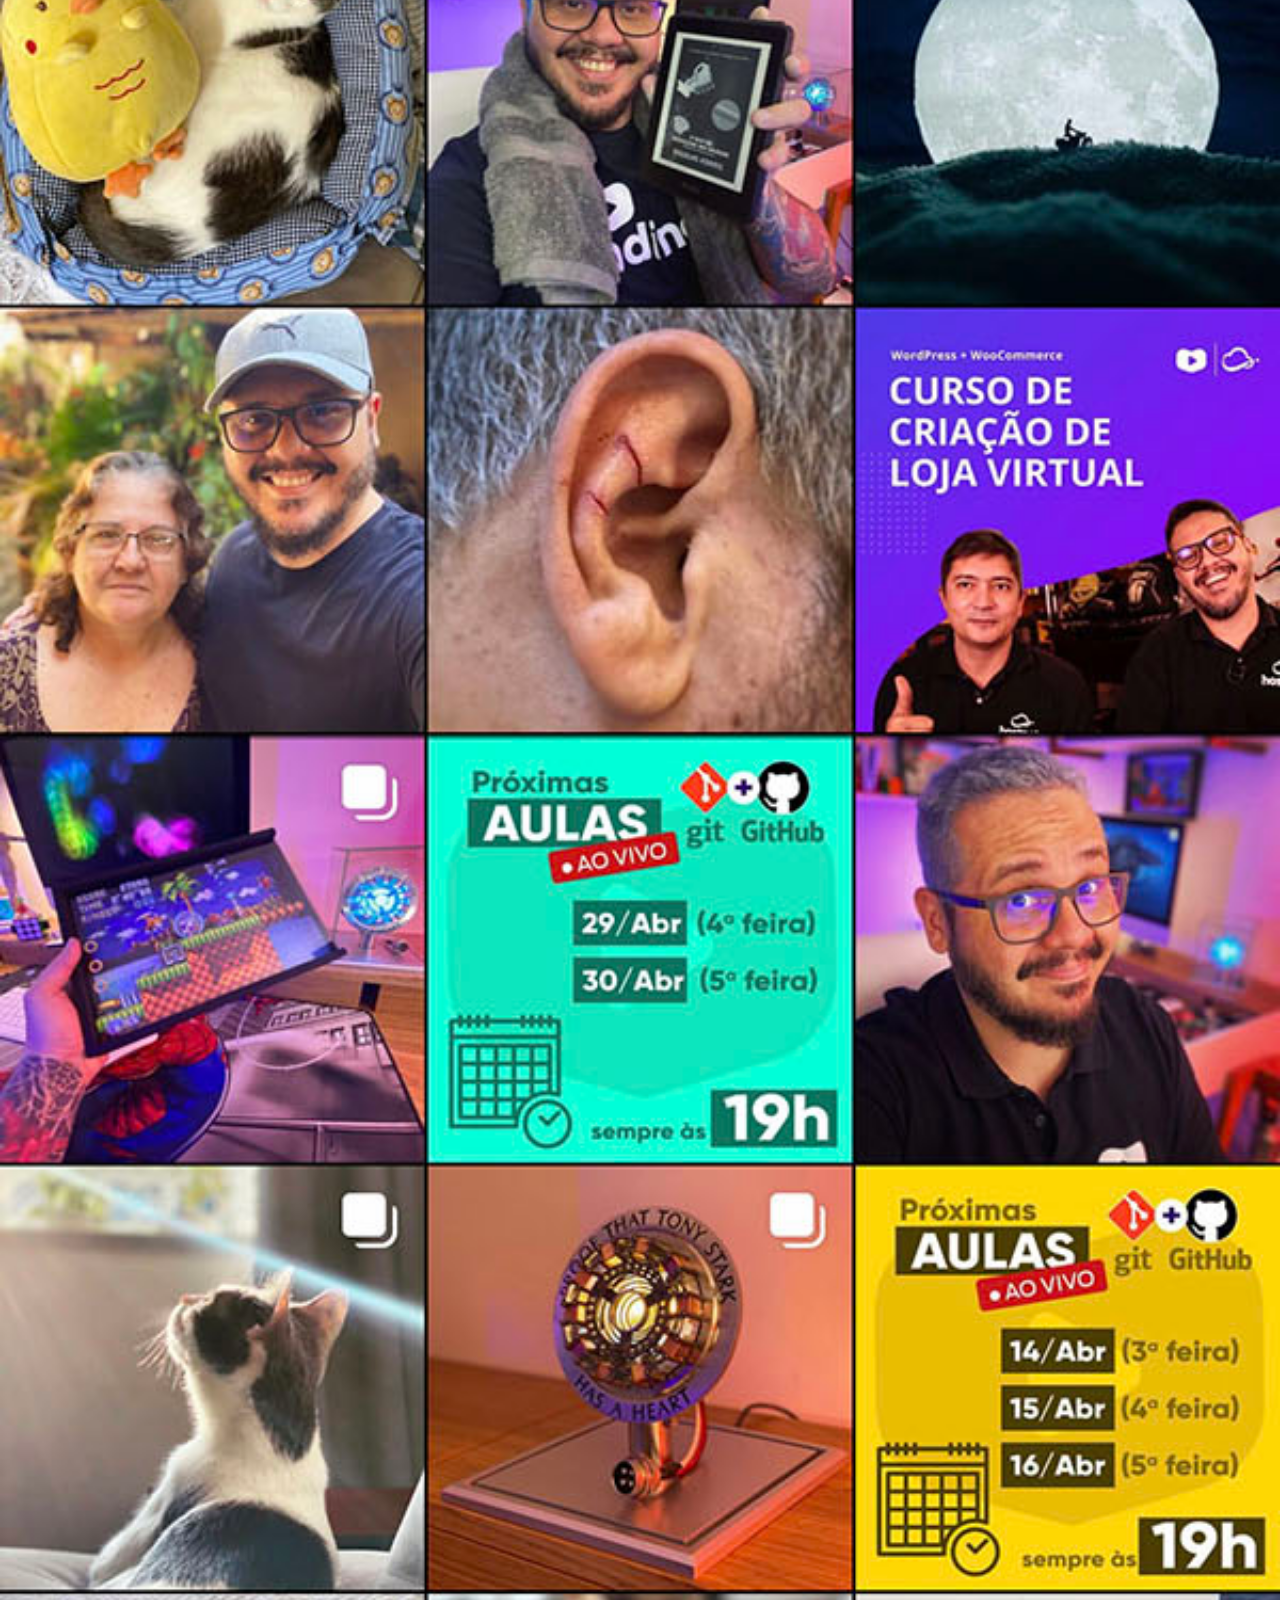
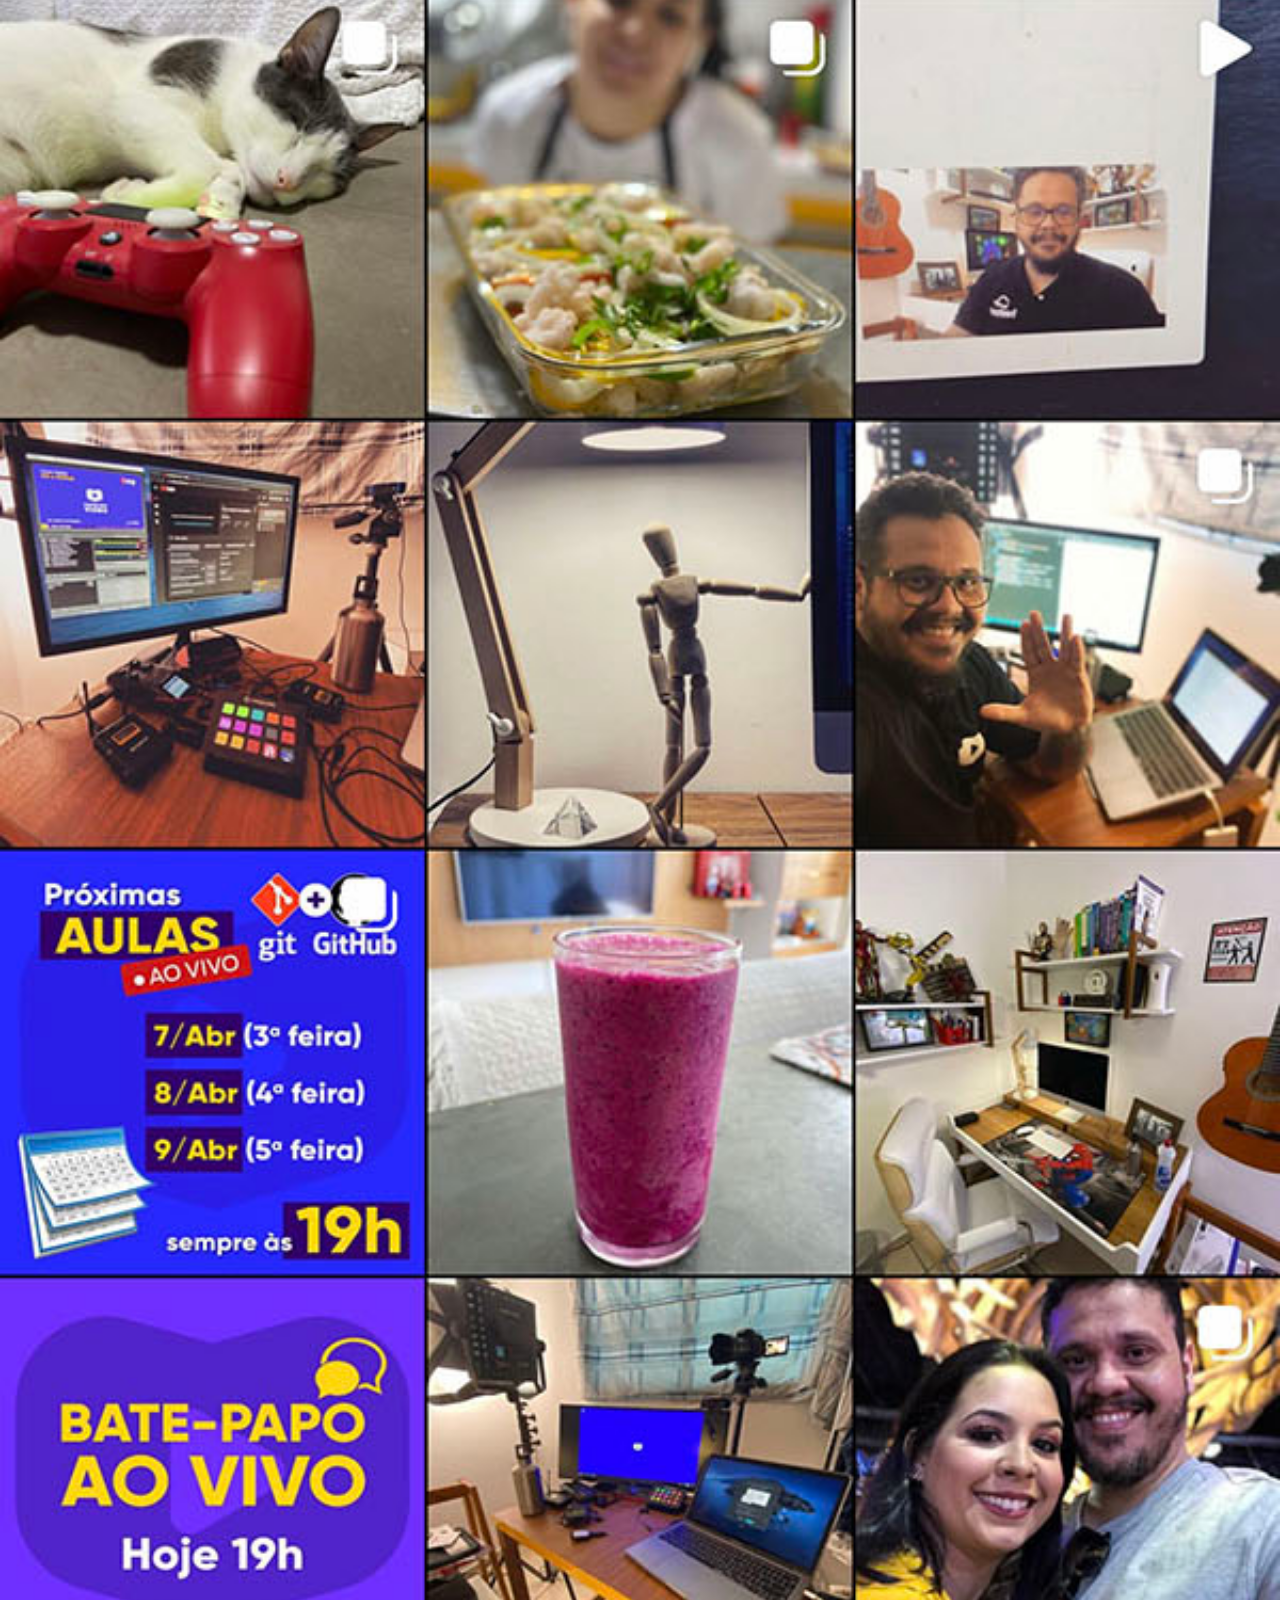
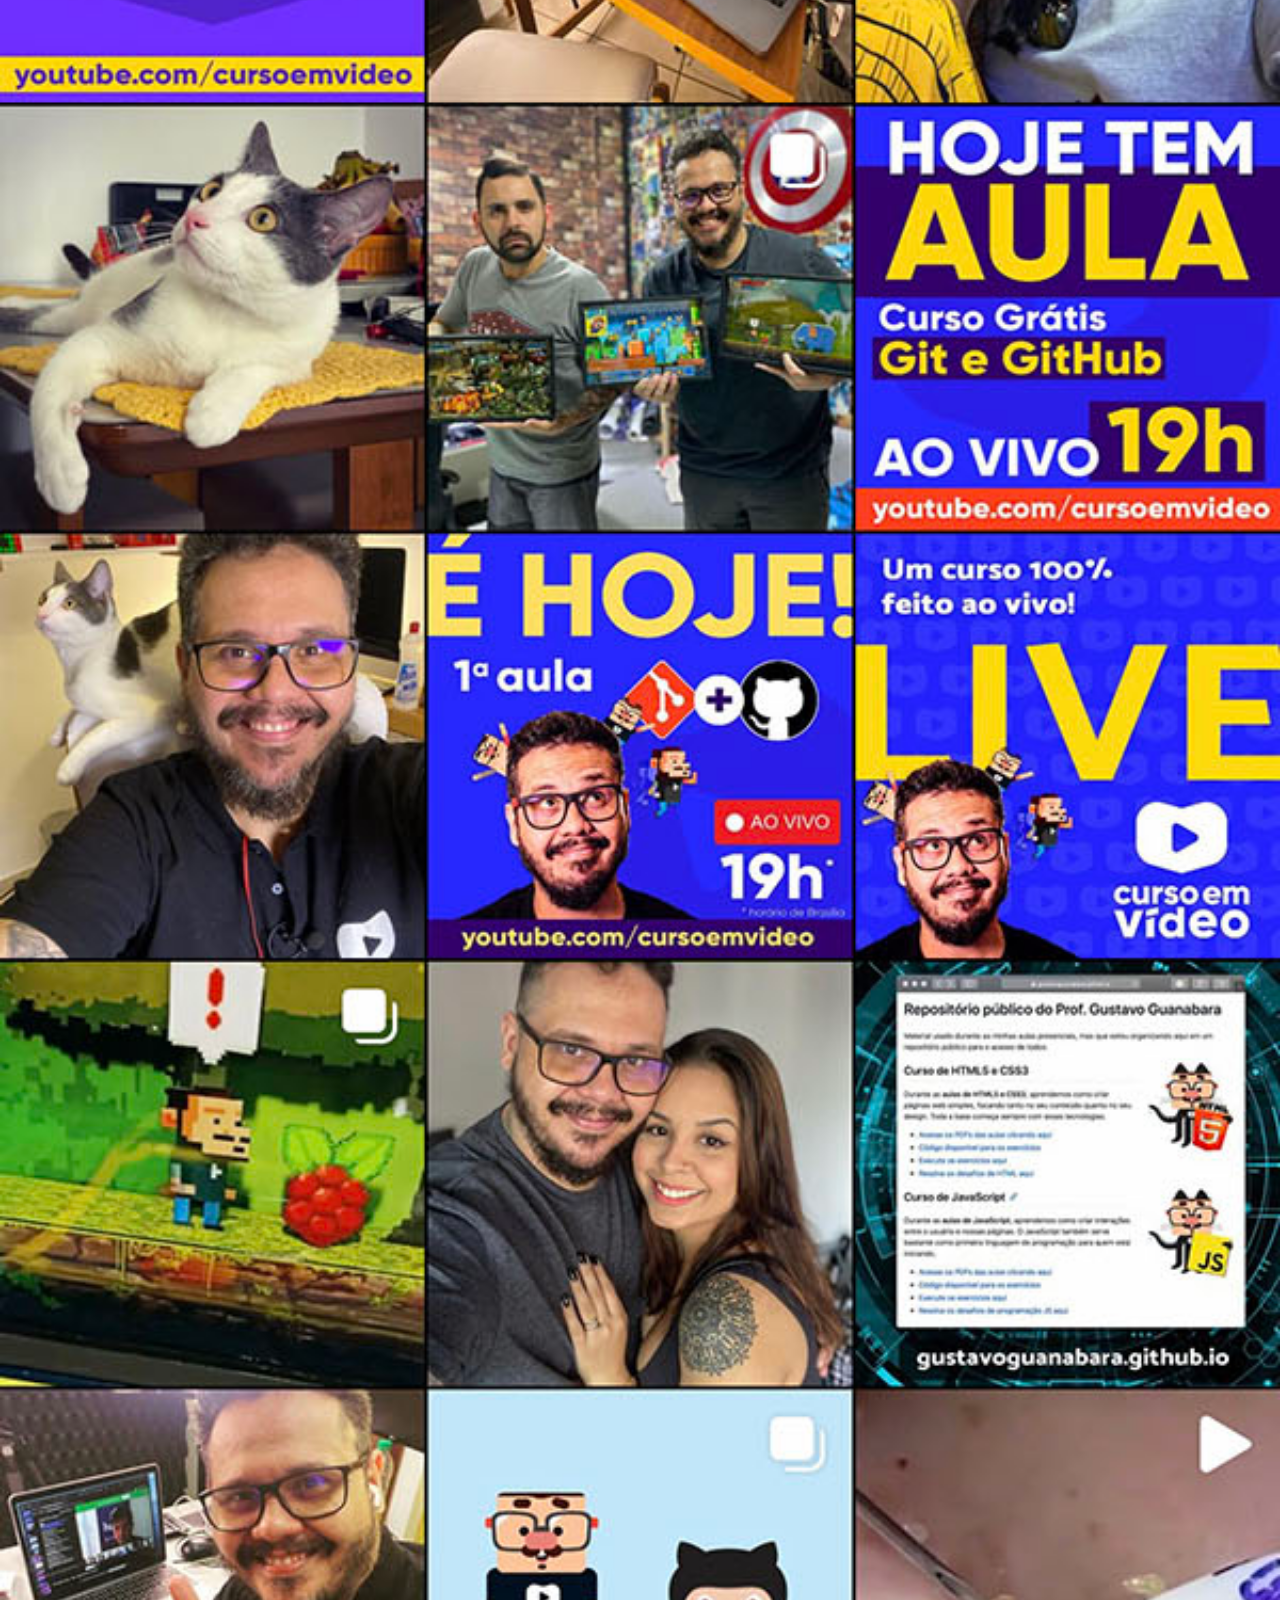
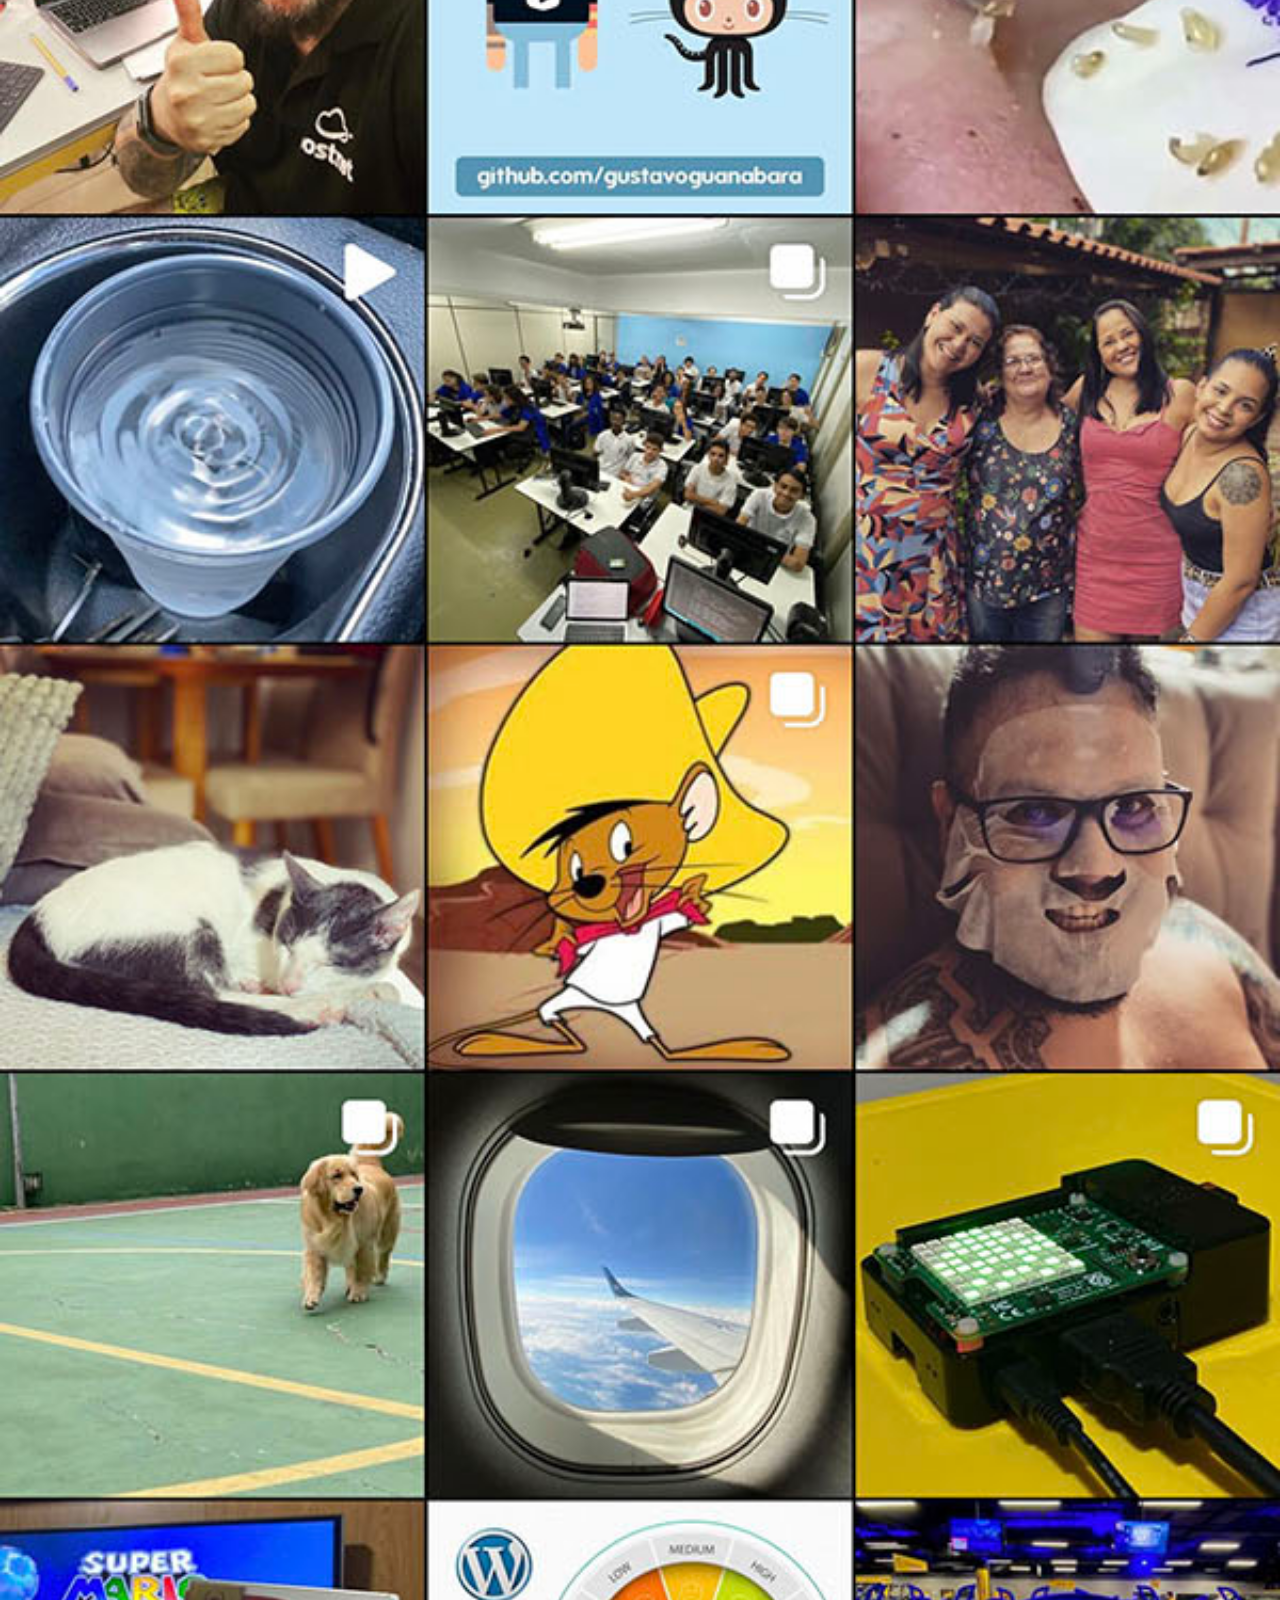
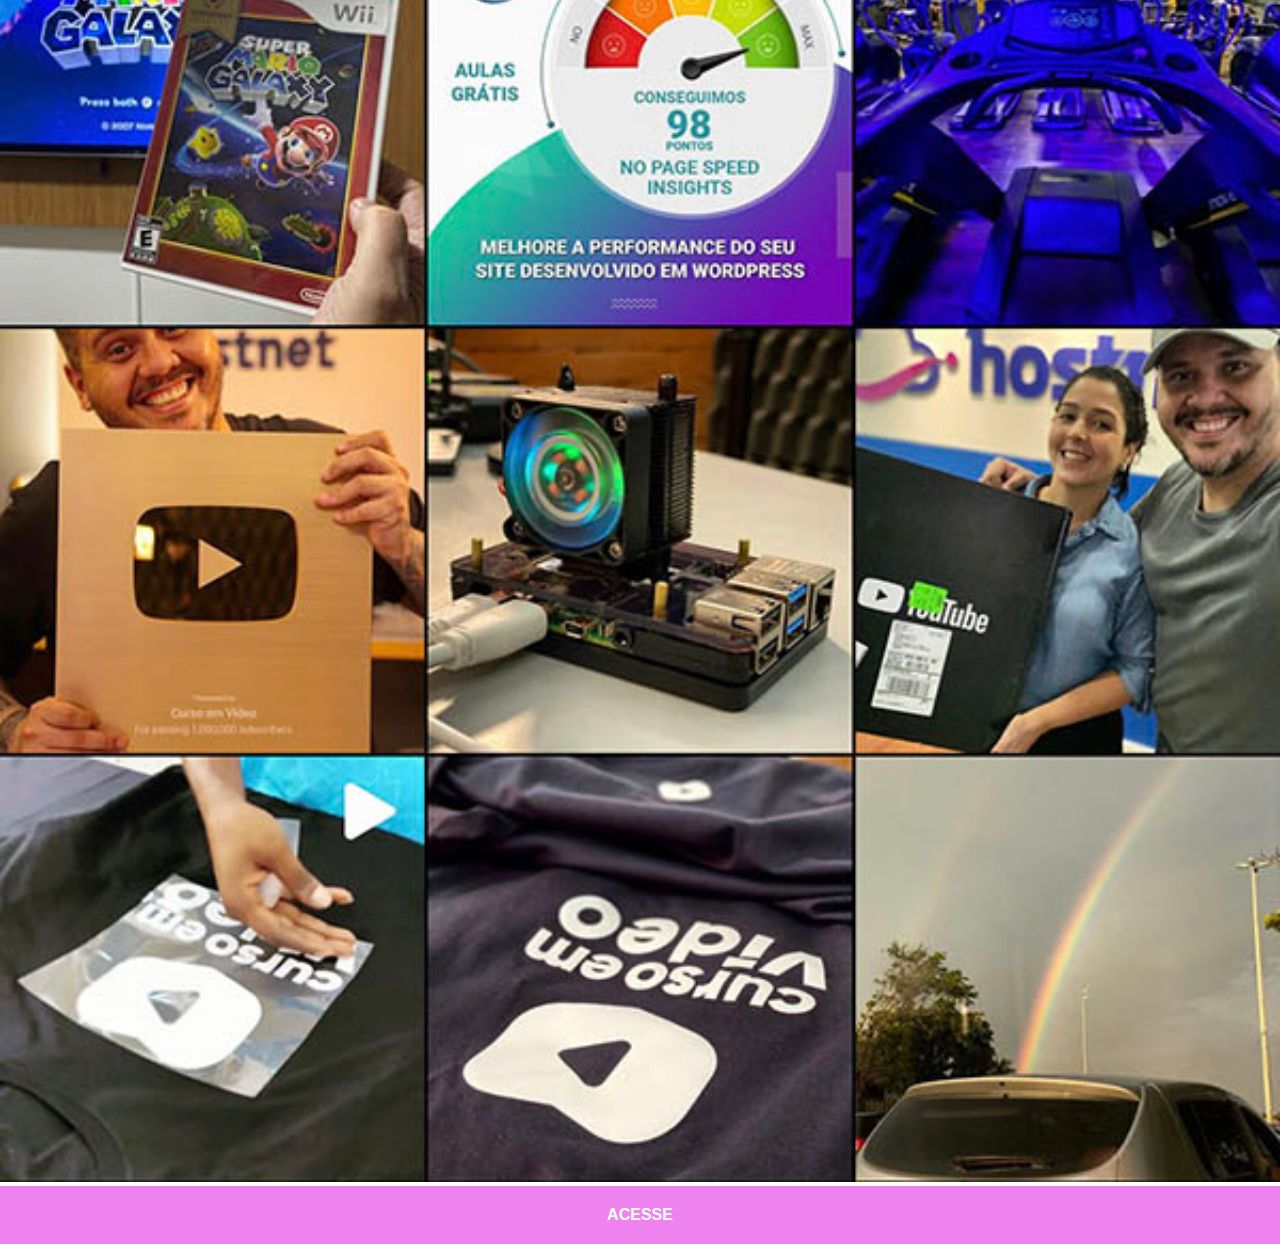
<file: instagram.html>
<!DOCTYPE html>
<html lang="pt-br">
<head>
    <meta charset="UTF-8">
    <meta name="viewport" content="width=device-width, initial-scale=1.0">
    <title>Instagram</title>
    <style>
        * {margin: 0px; padding: 0px; font-family: Arial;}

        ::-webkit-scrollbar {
            width: 0px;
            height: 0px;
        }

        img {
            width: 100vw;
        }
        a {
            display: block; 
            background-color: violet;
            padding: 20px;
            color: white;
            text-align: center;
            font-weight: bolder;
            text-decoration: none;
        }
        a:hover {
            background-color: blueviolet;
        }
    </style>
</head>
<body>
    <img src="imagens/tela-instagram.jpg" alt="Tela do Instagram">
    <a href="">ACESSE</a>
</body>
</html>
</file>
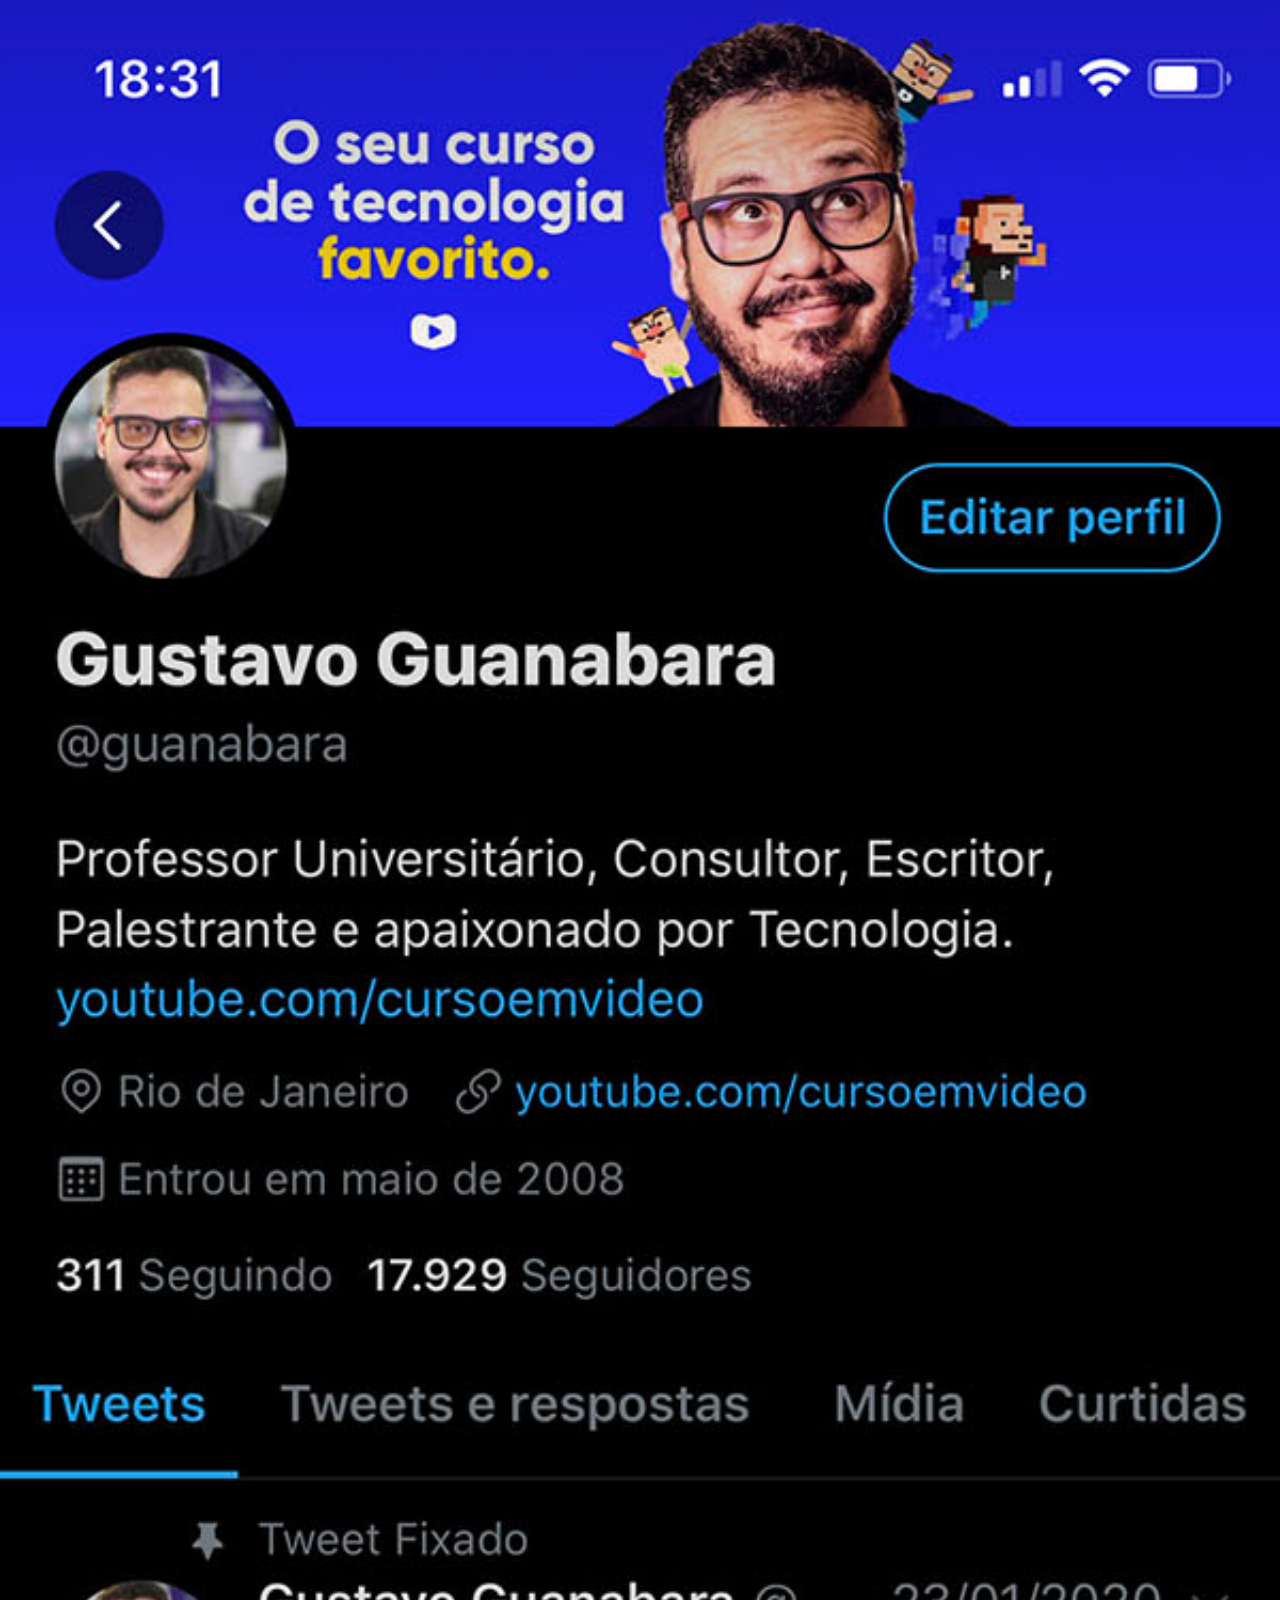
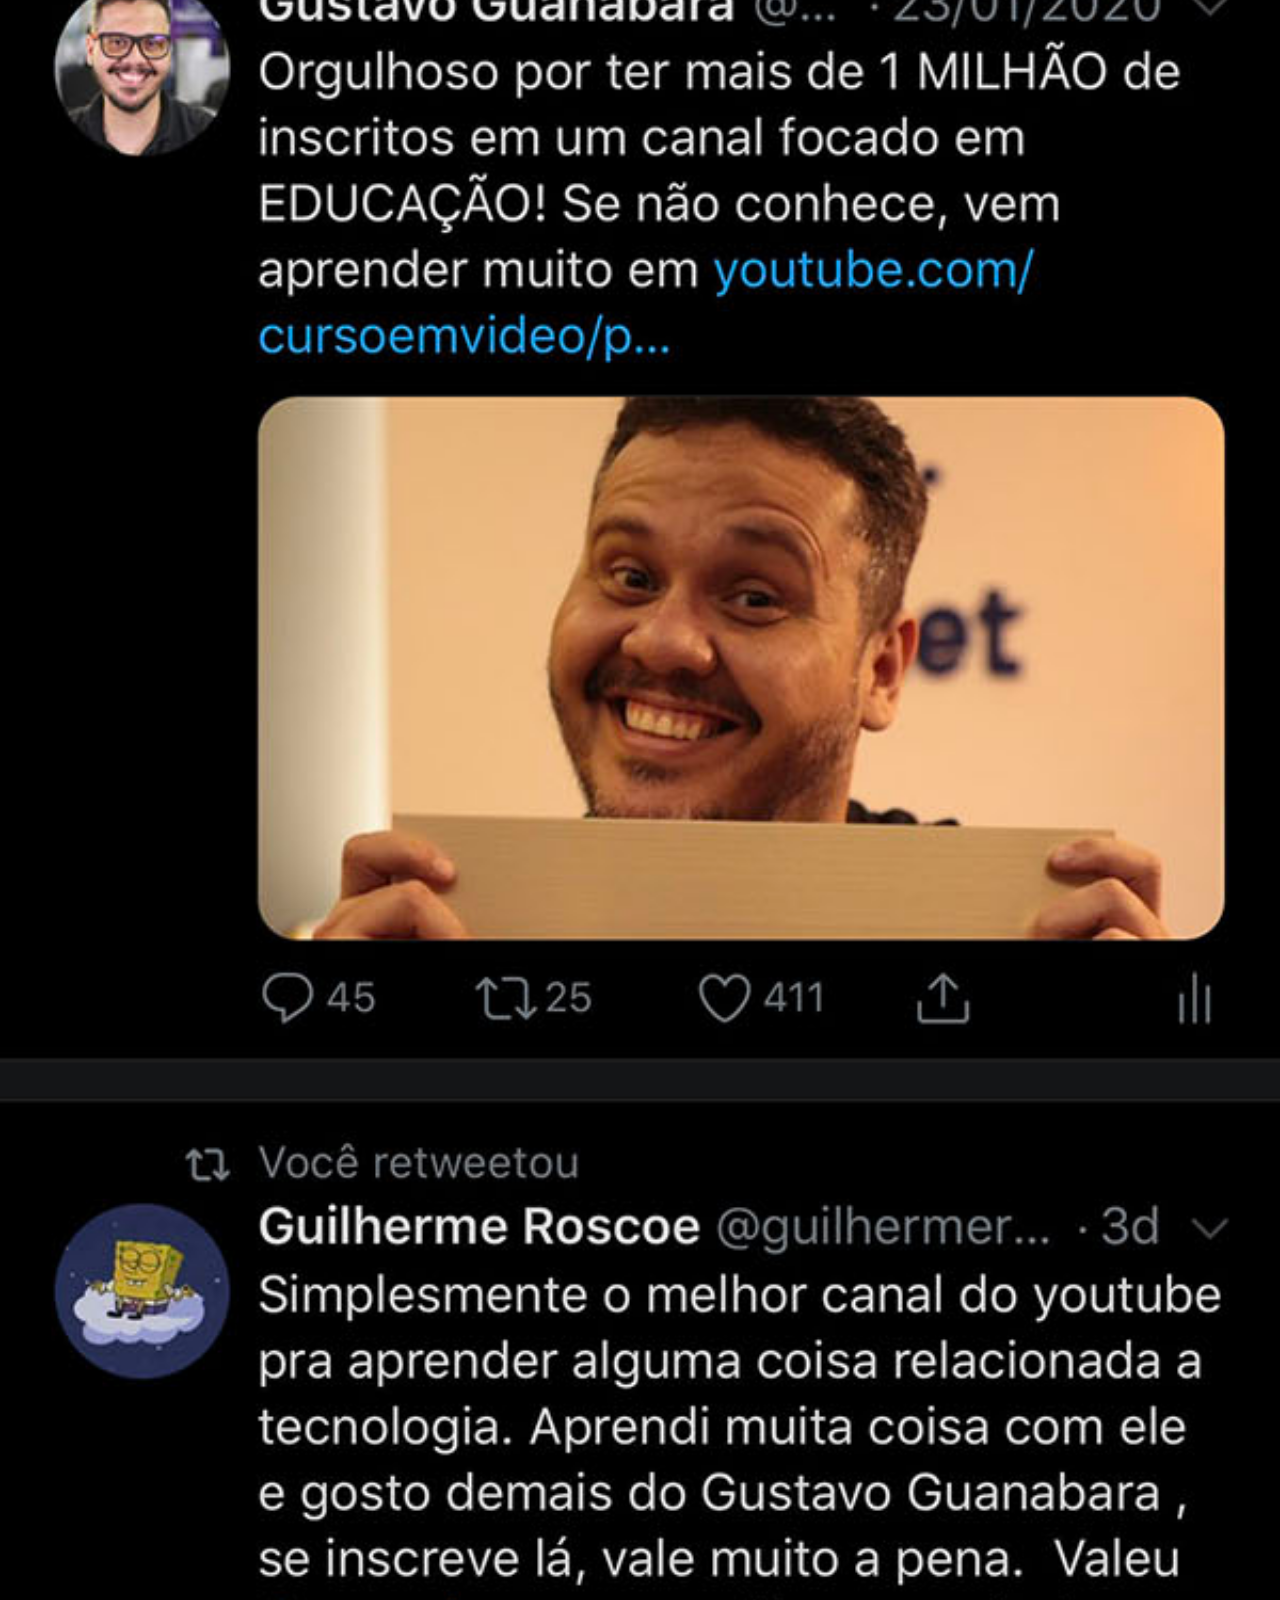
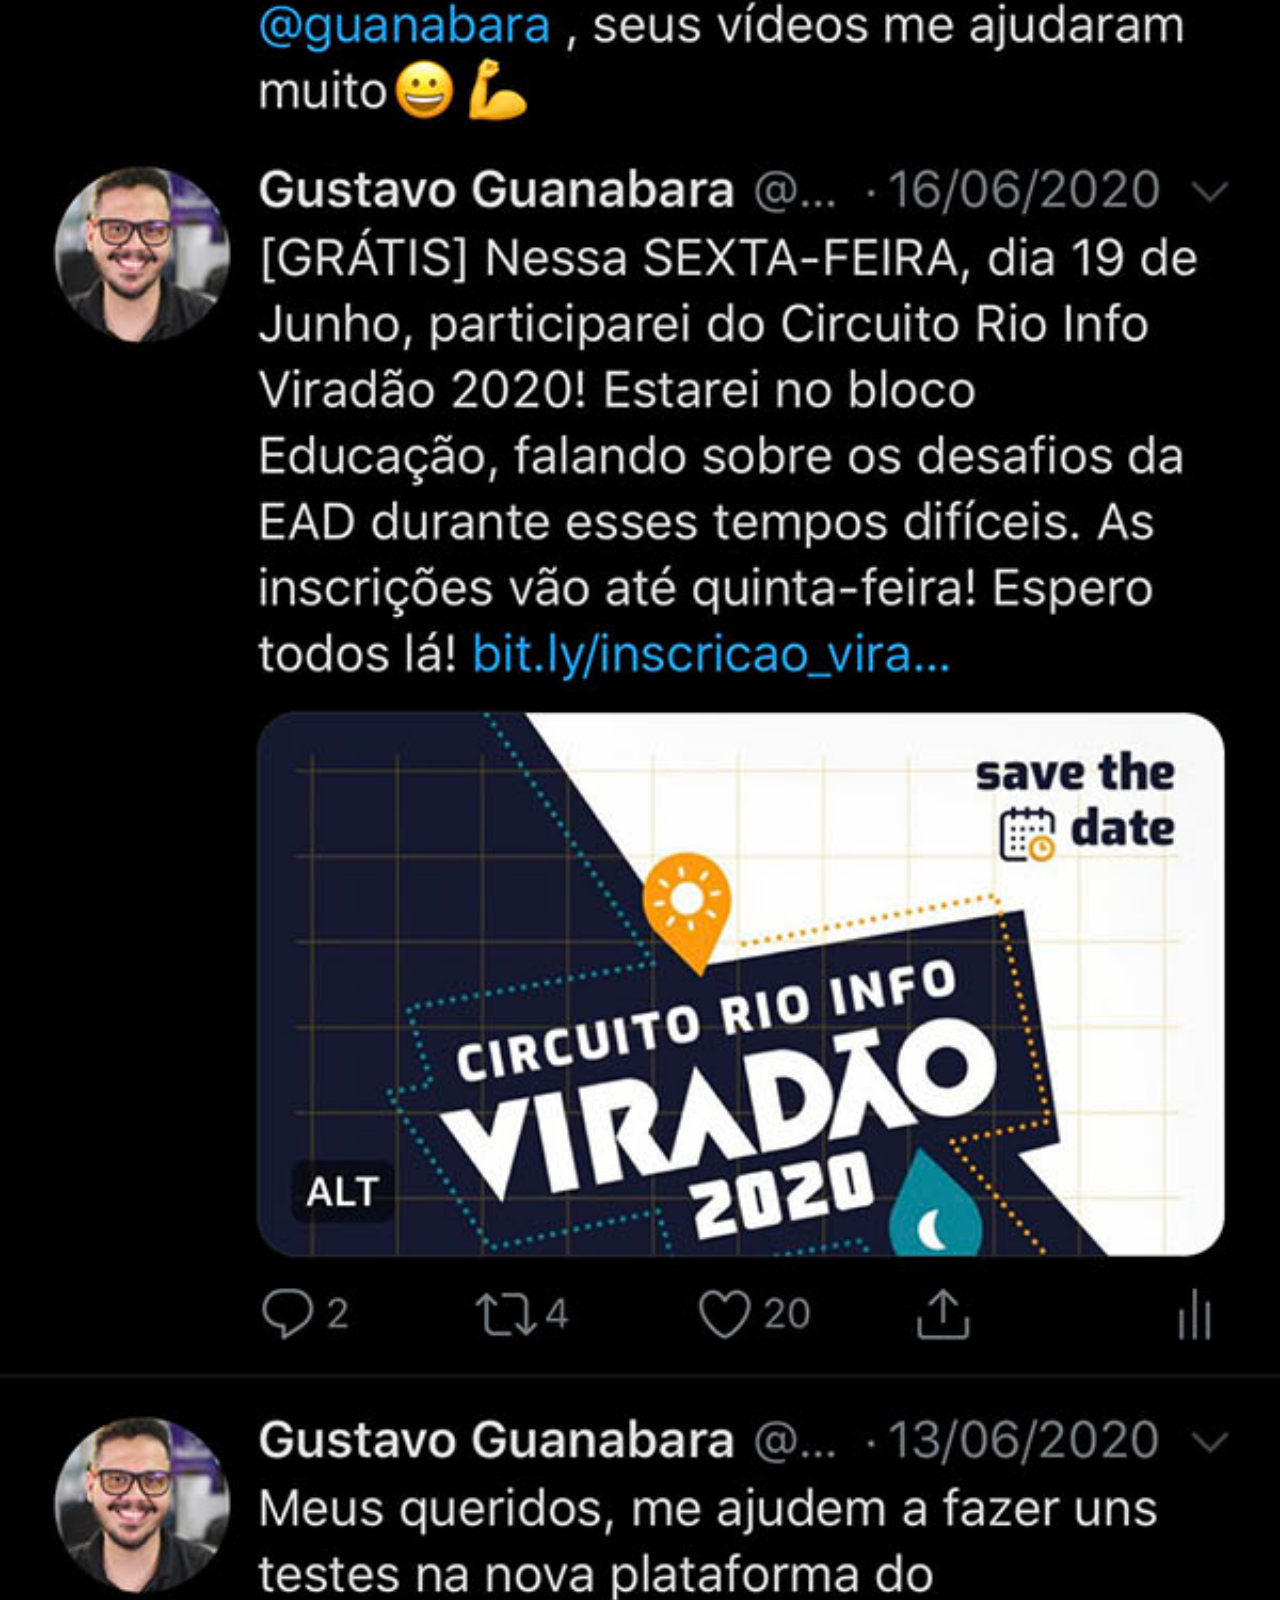
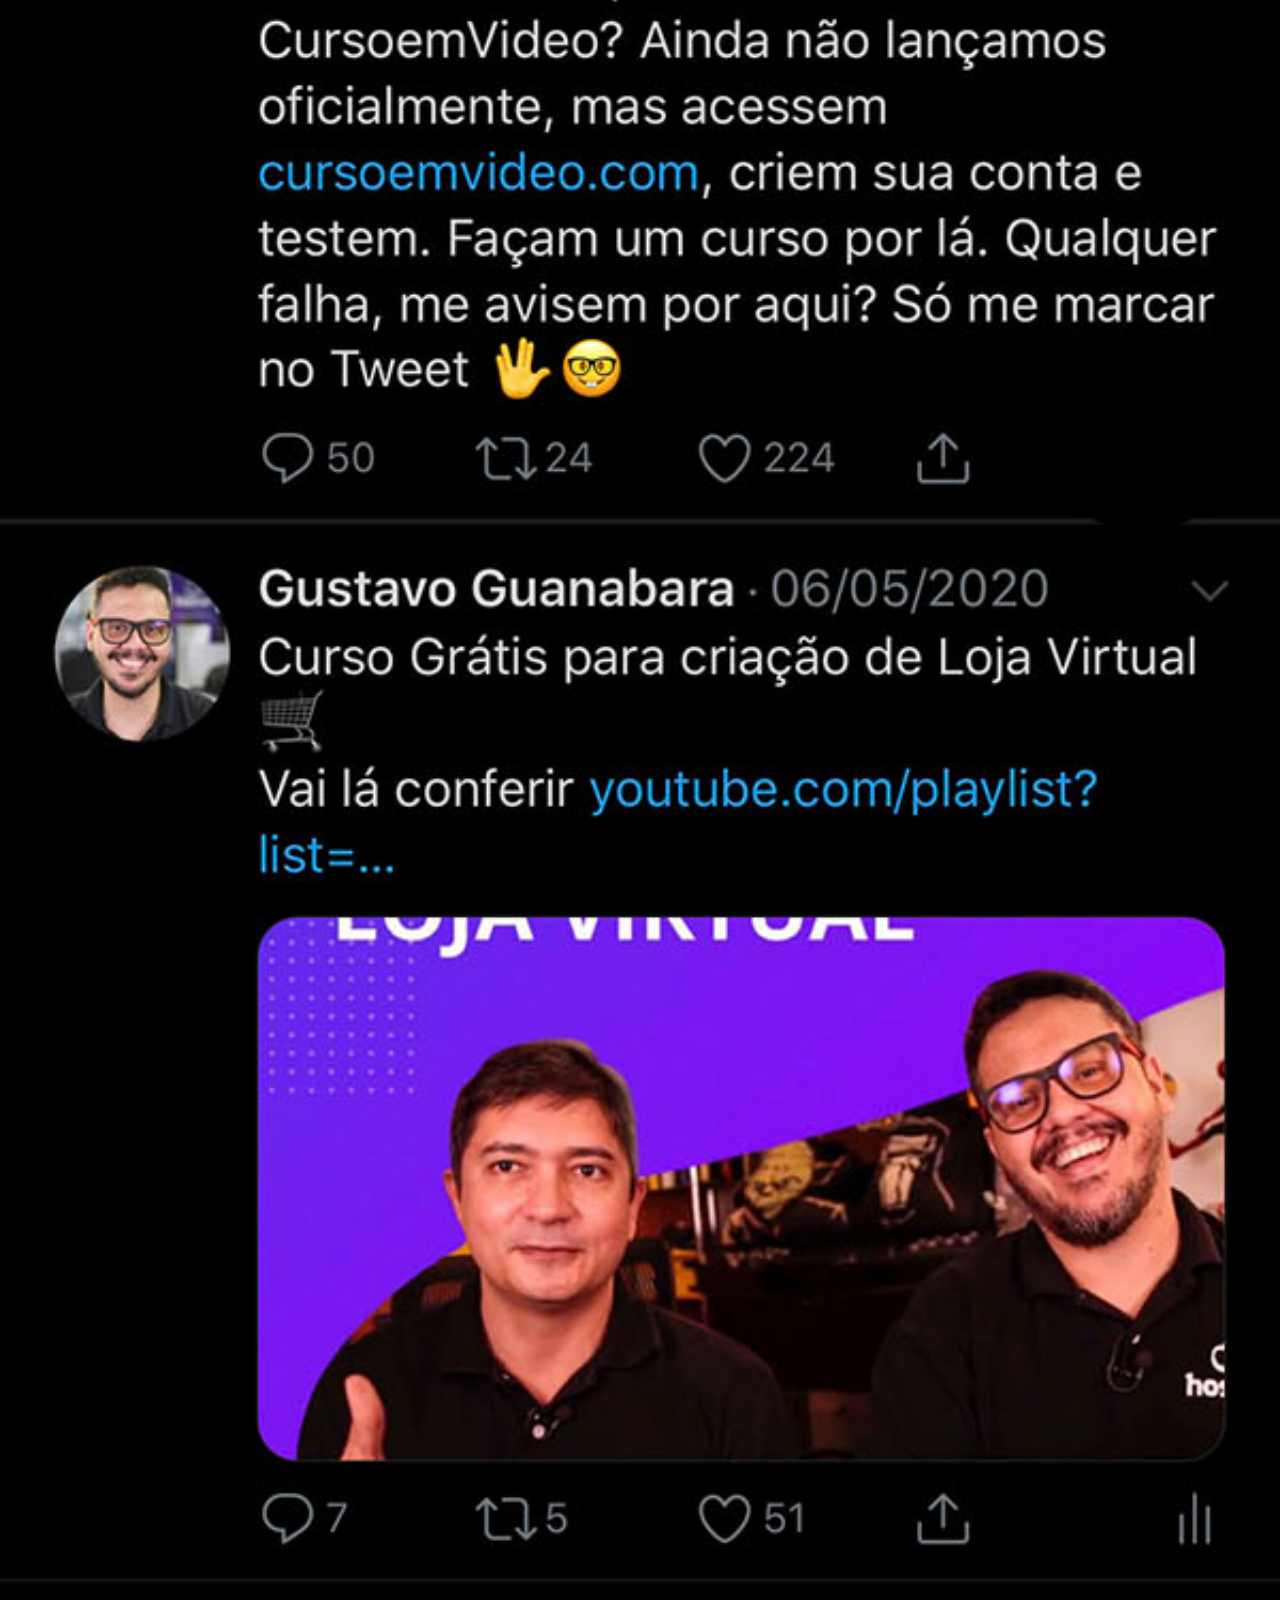
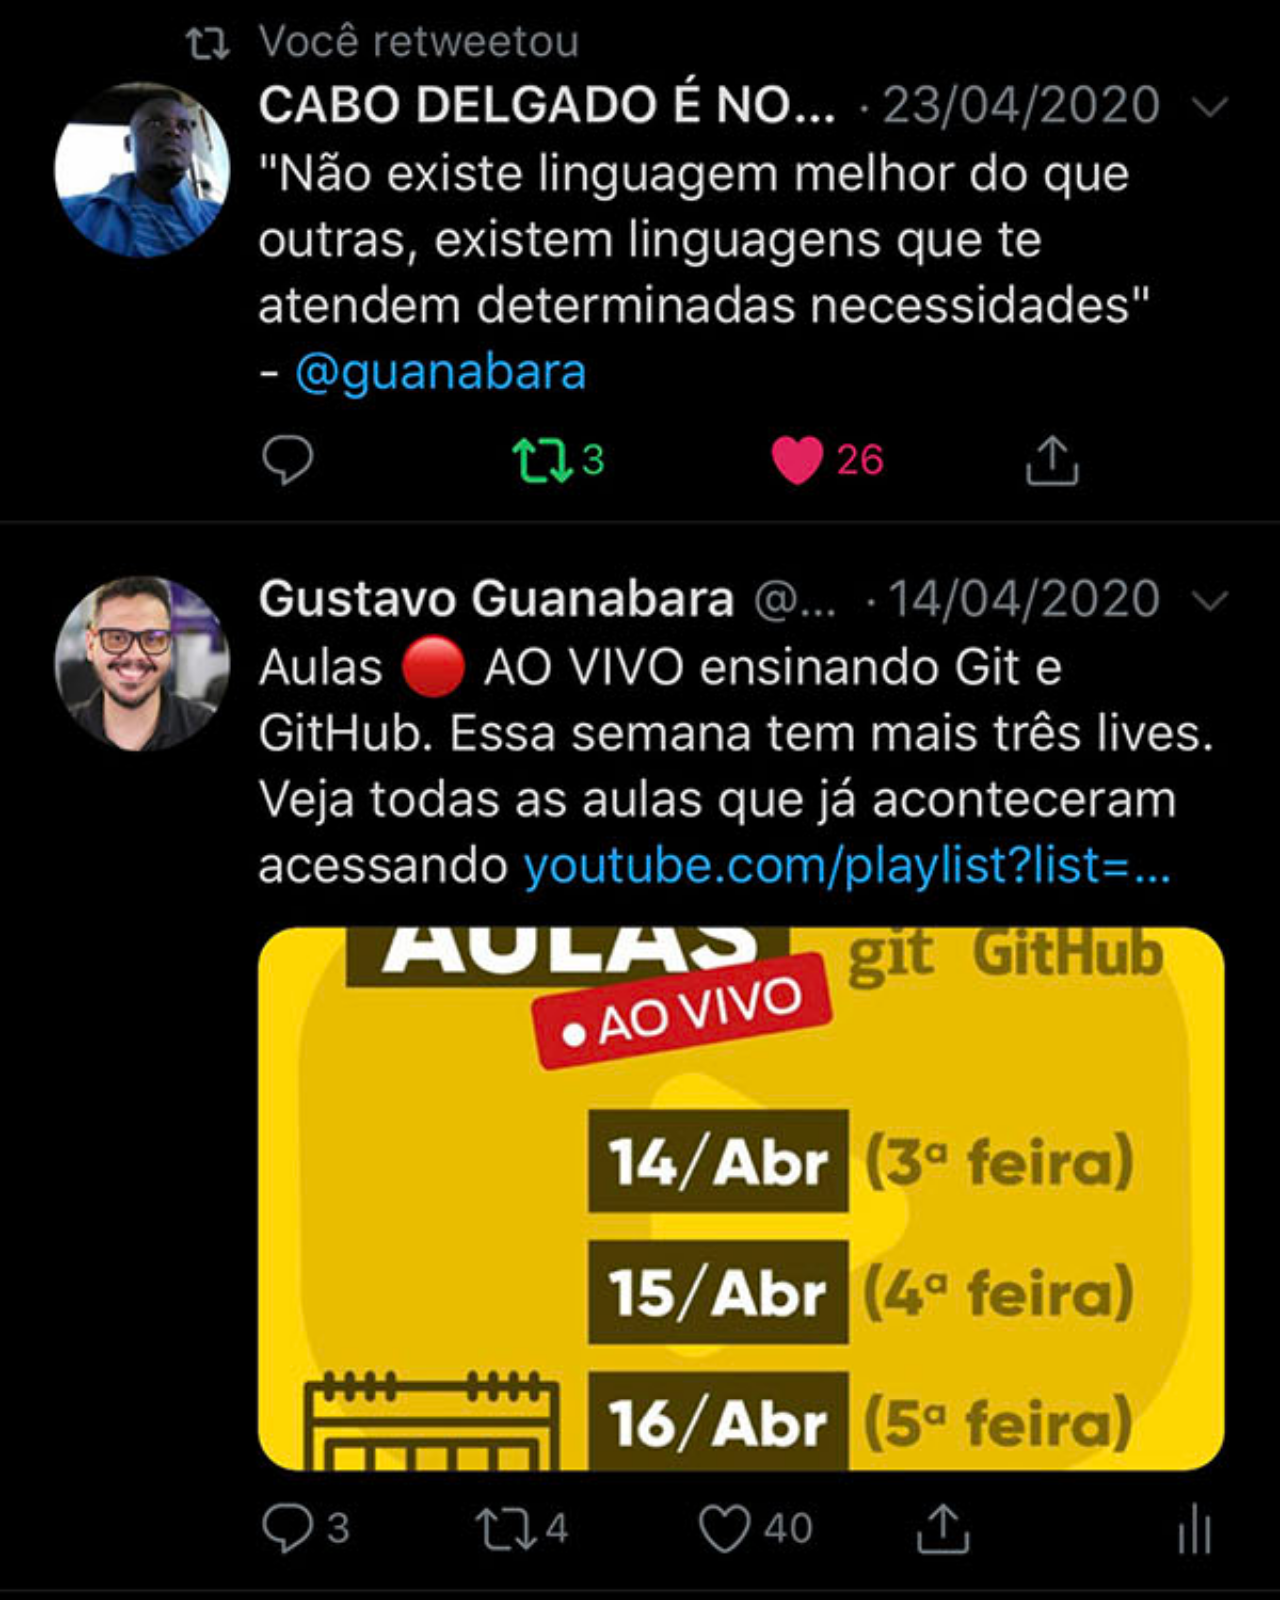
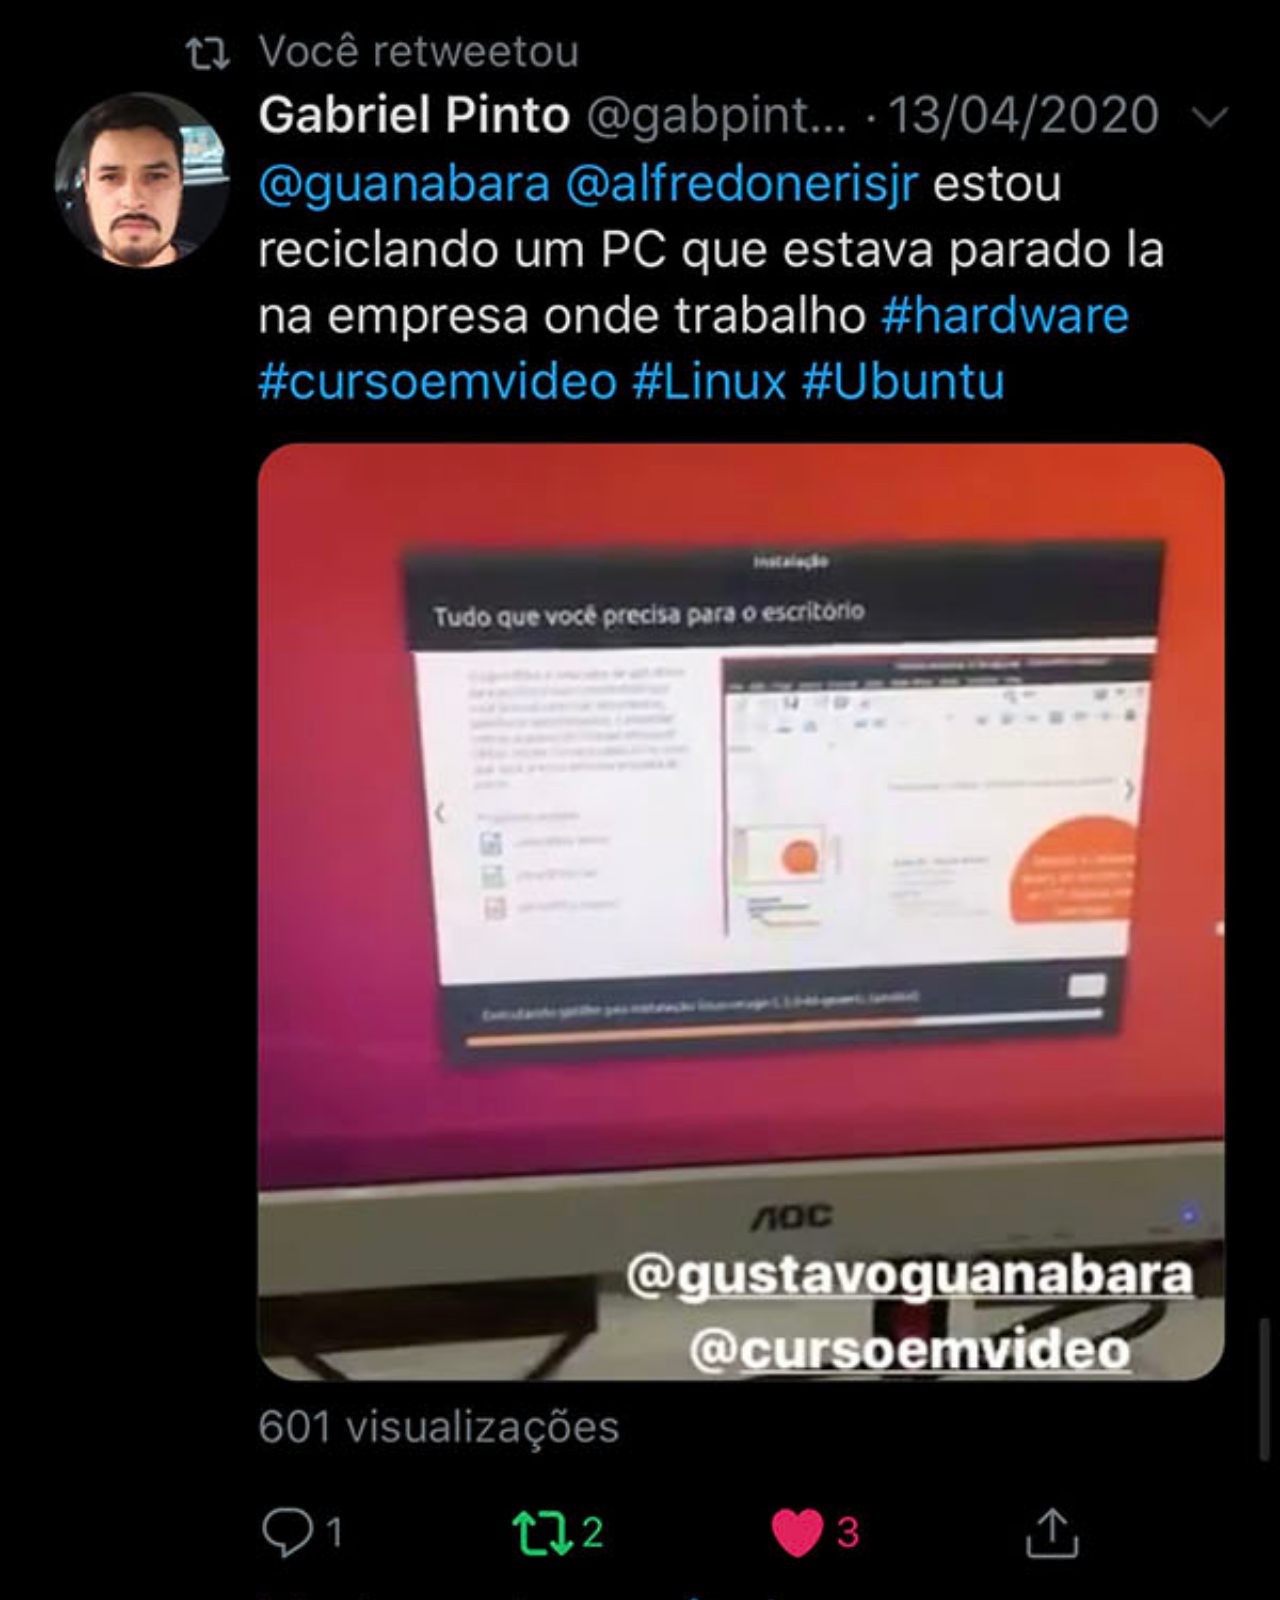
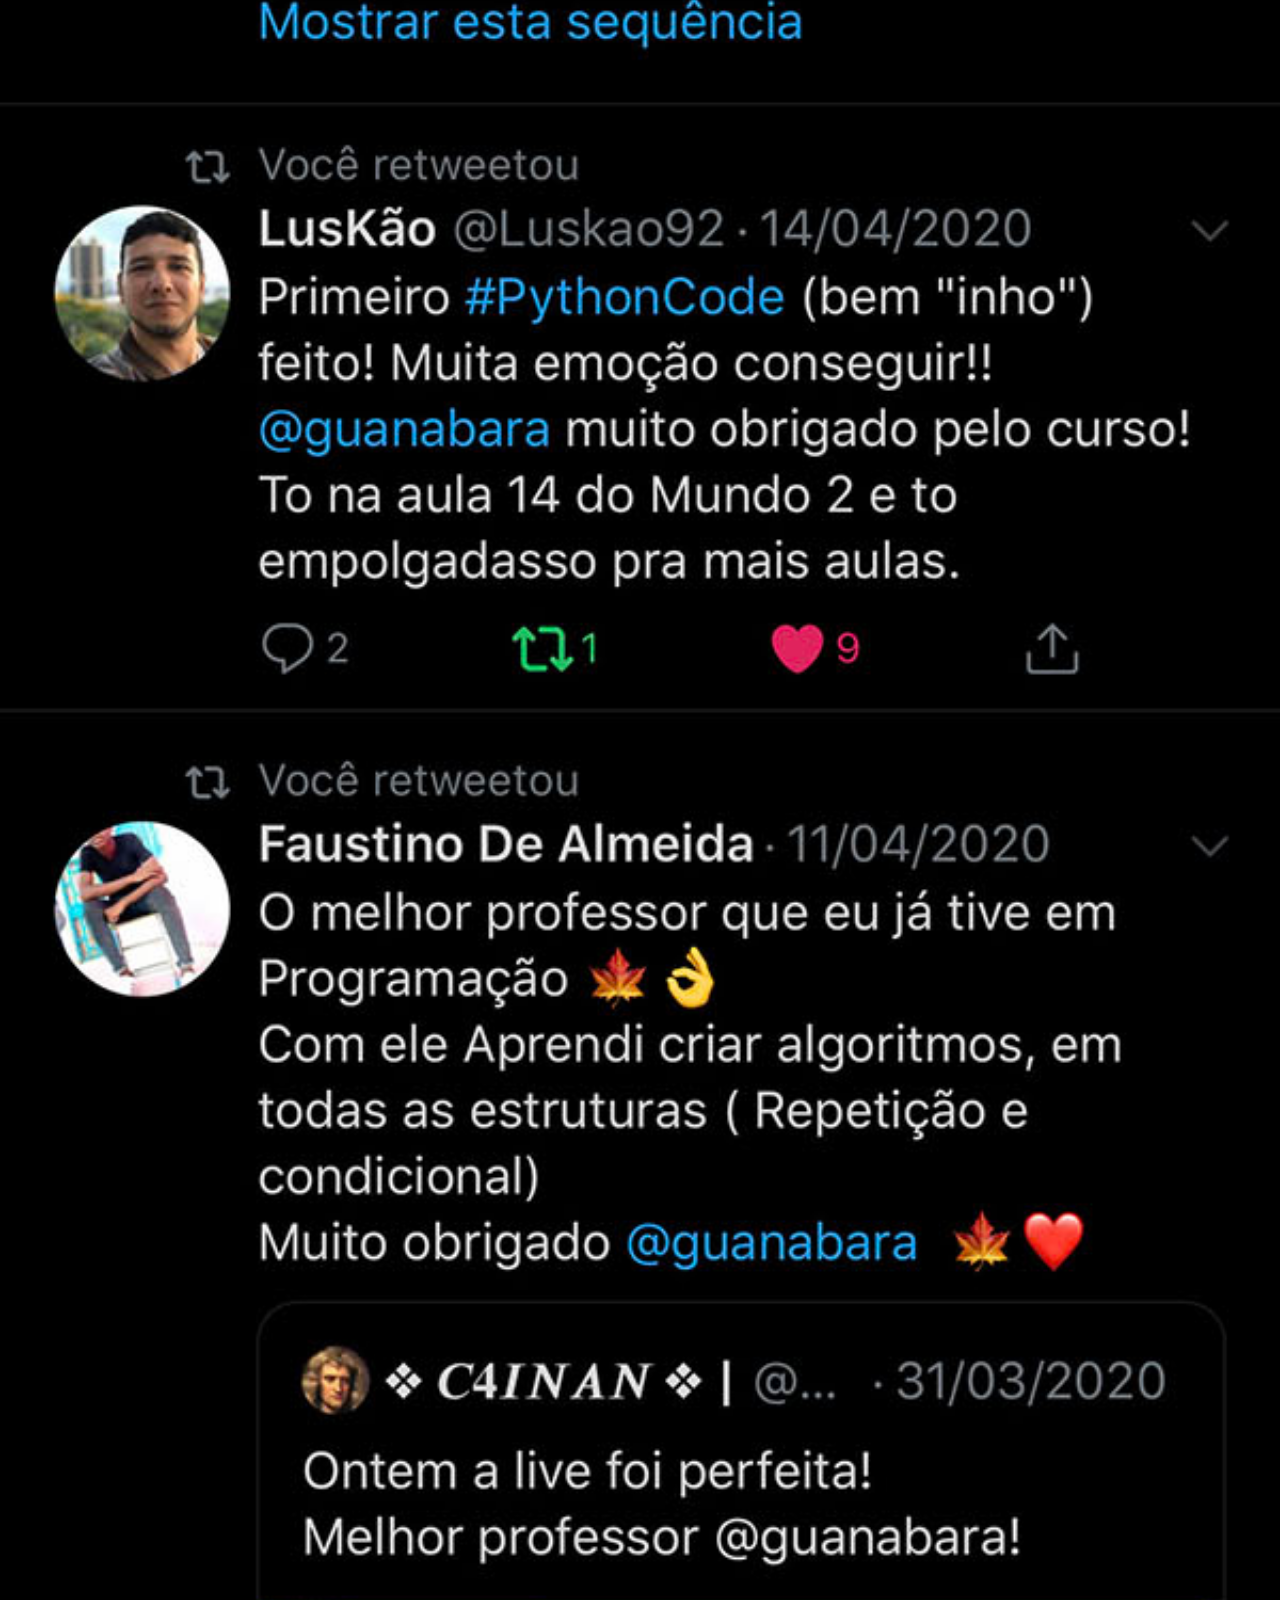
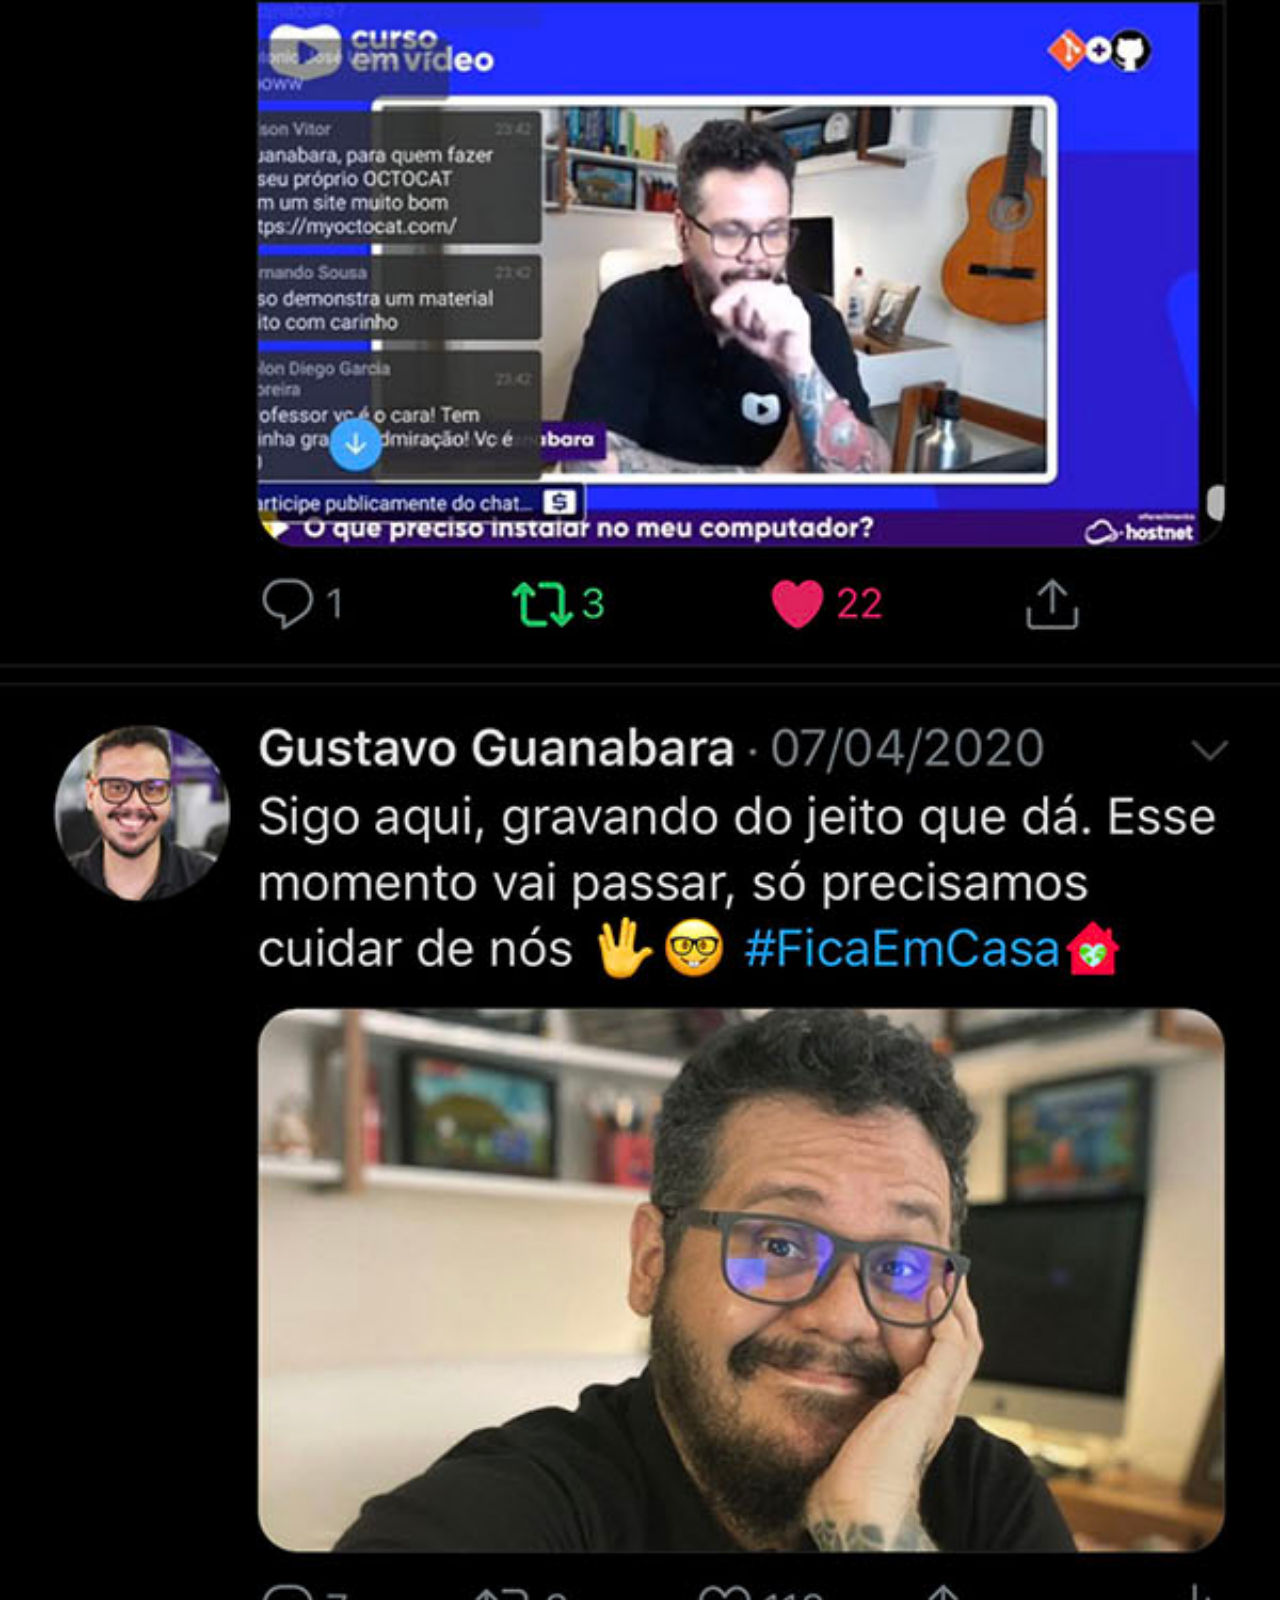
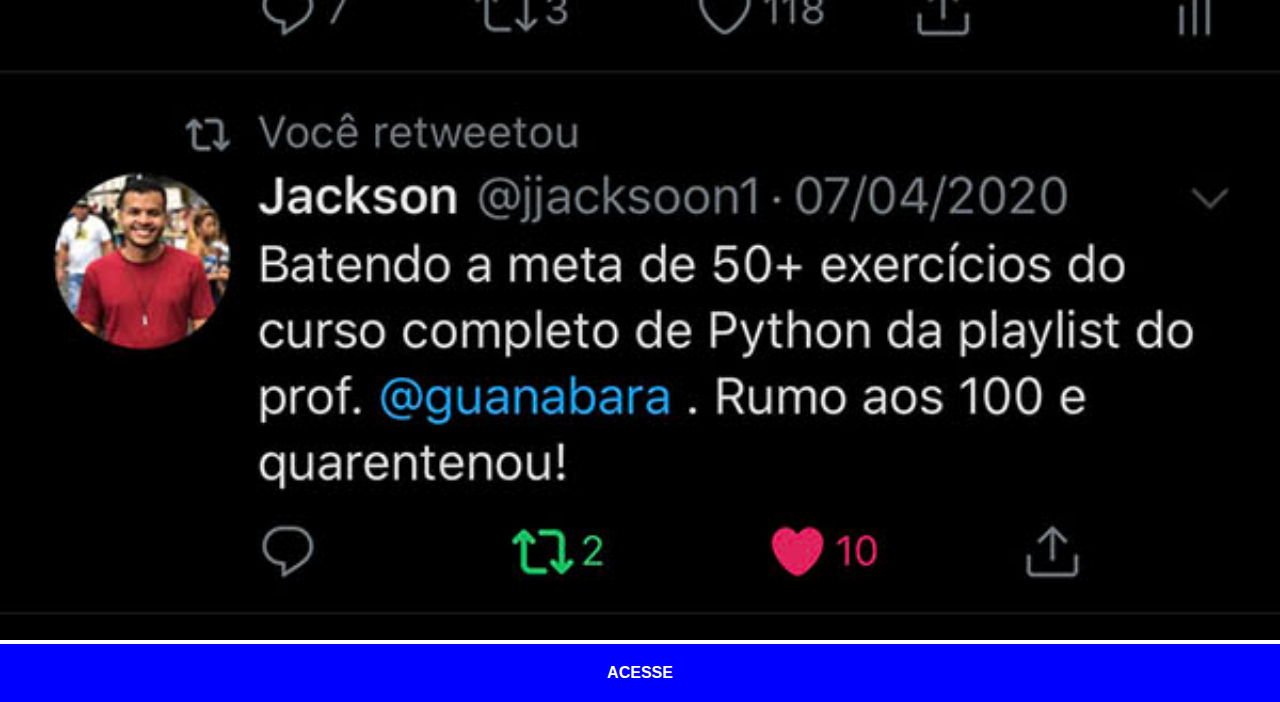
<file: twitter.html>
<!DOCTYPE html>
<html lang="pt-br">
<head>
    <meta charset="UTF-8">
    <meta name="viewport" content="width=device-width, initial-scale=1.0">
    <title>Twitter</title>
    <style>
        * {margin: 0px; padding: 0px; font-family: Arial;}

        ::-webkit-scrollbar {
            width: 0px;
            height: 0px;
        }

        img {
            width: 100vw;
        }
        a {
            display: block; 
            background-color: blue;
            padding: 20px;
            color: white;
            text-align: center;
            font-weight: bolder;
            text-decoration: none;
        }
        a:hover {
            background-color: lightblue;
        }
    </style>
</head>
<body>
    <img src="imagens/tela-twitter.jpg" alt="Tela do Twitter">
    <a href="">ACESSE</a>
</body>
</html>
</file>
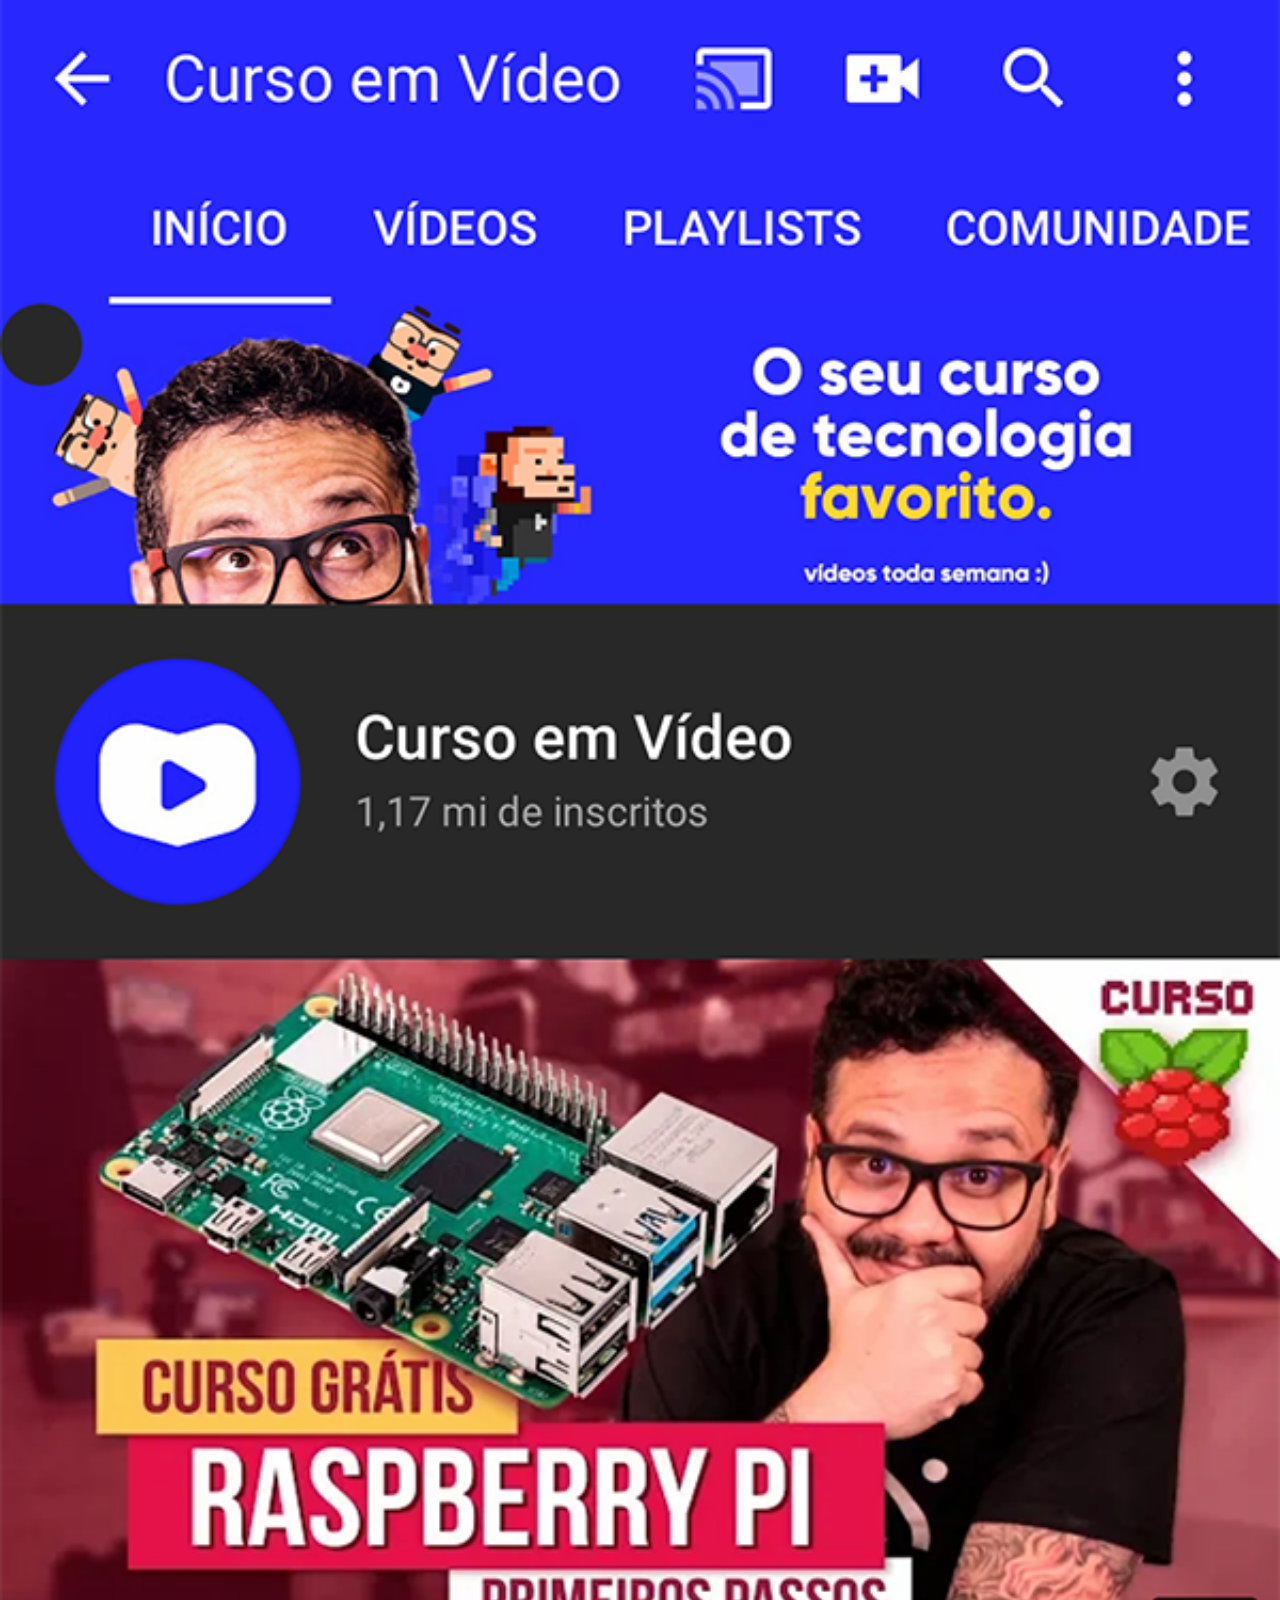
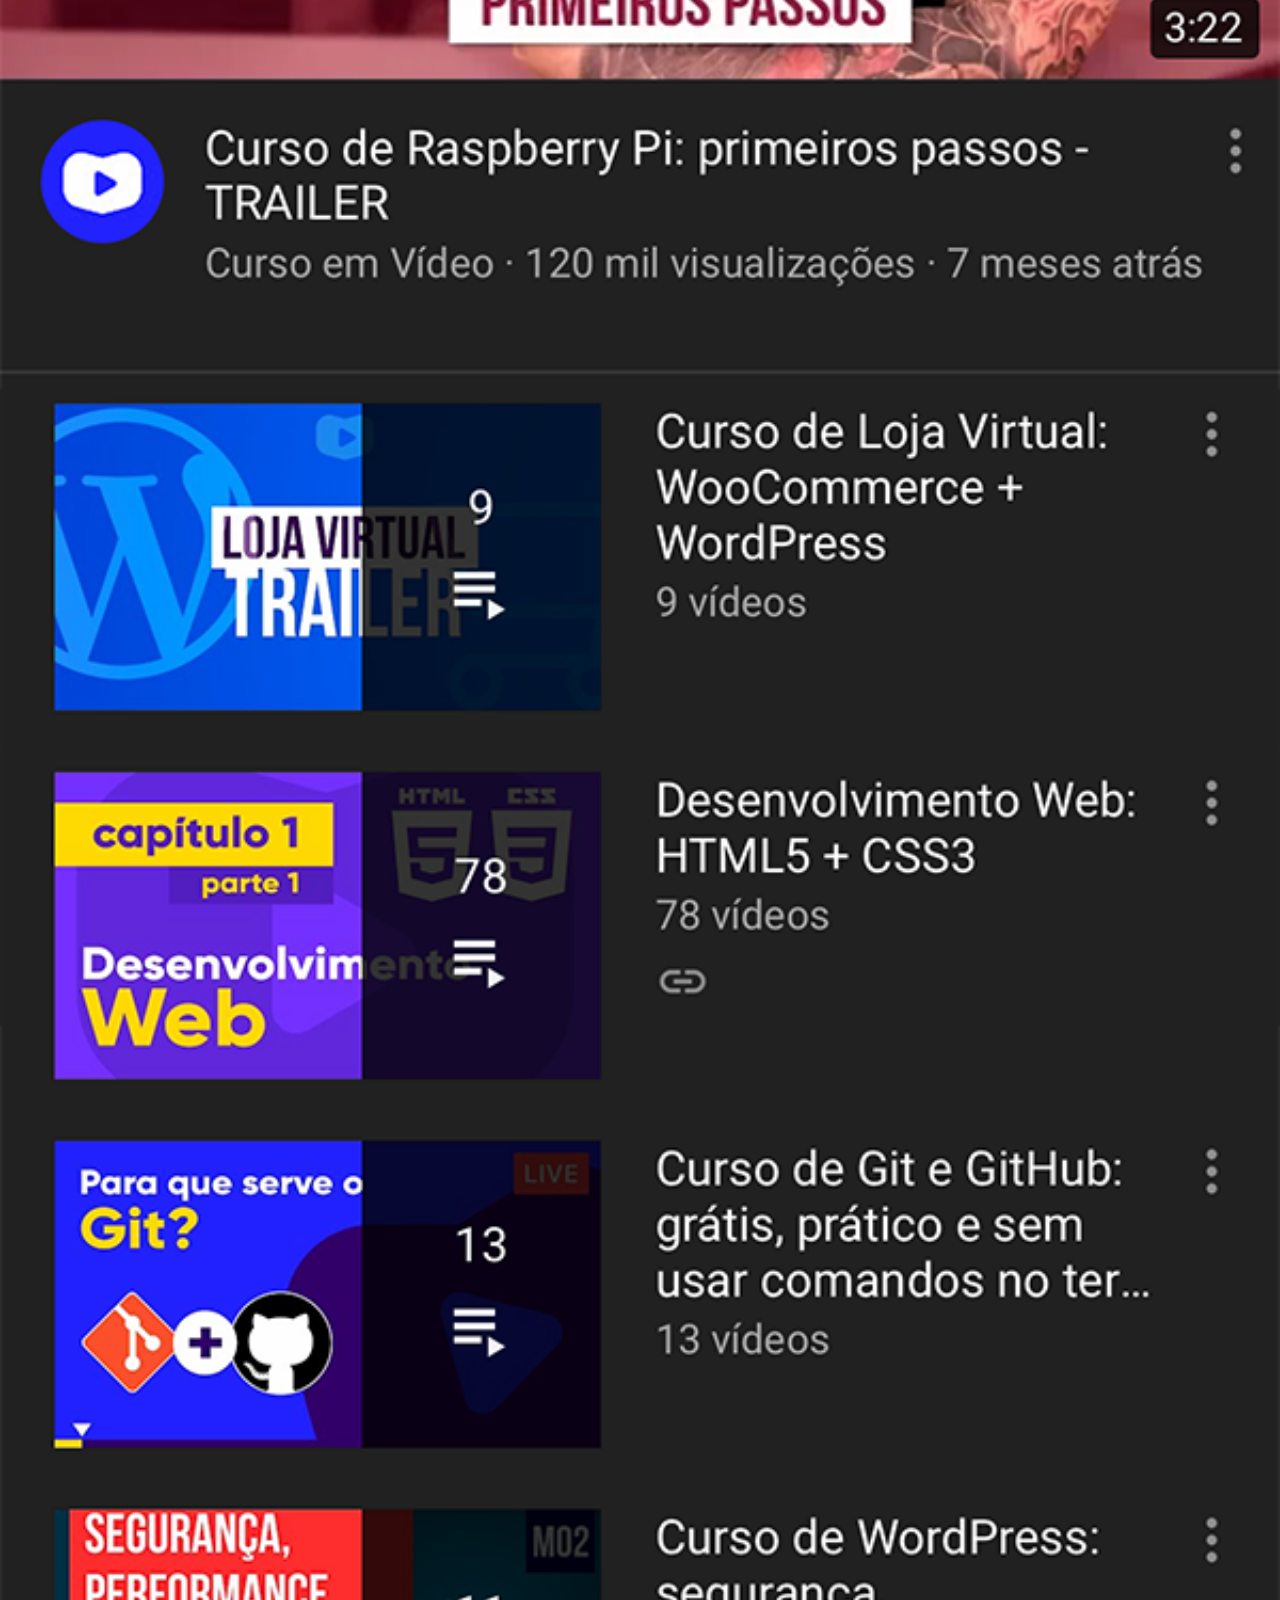
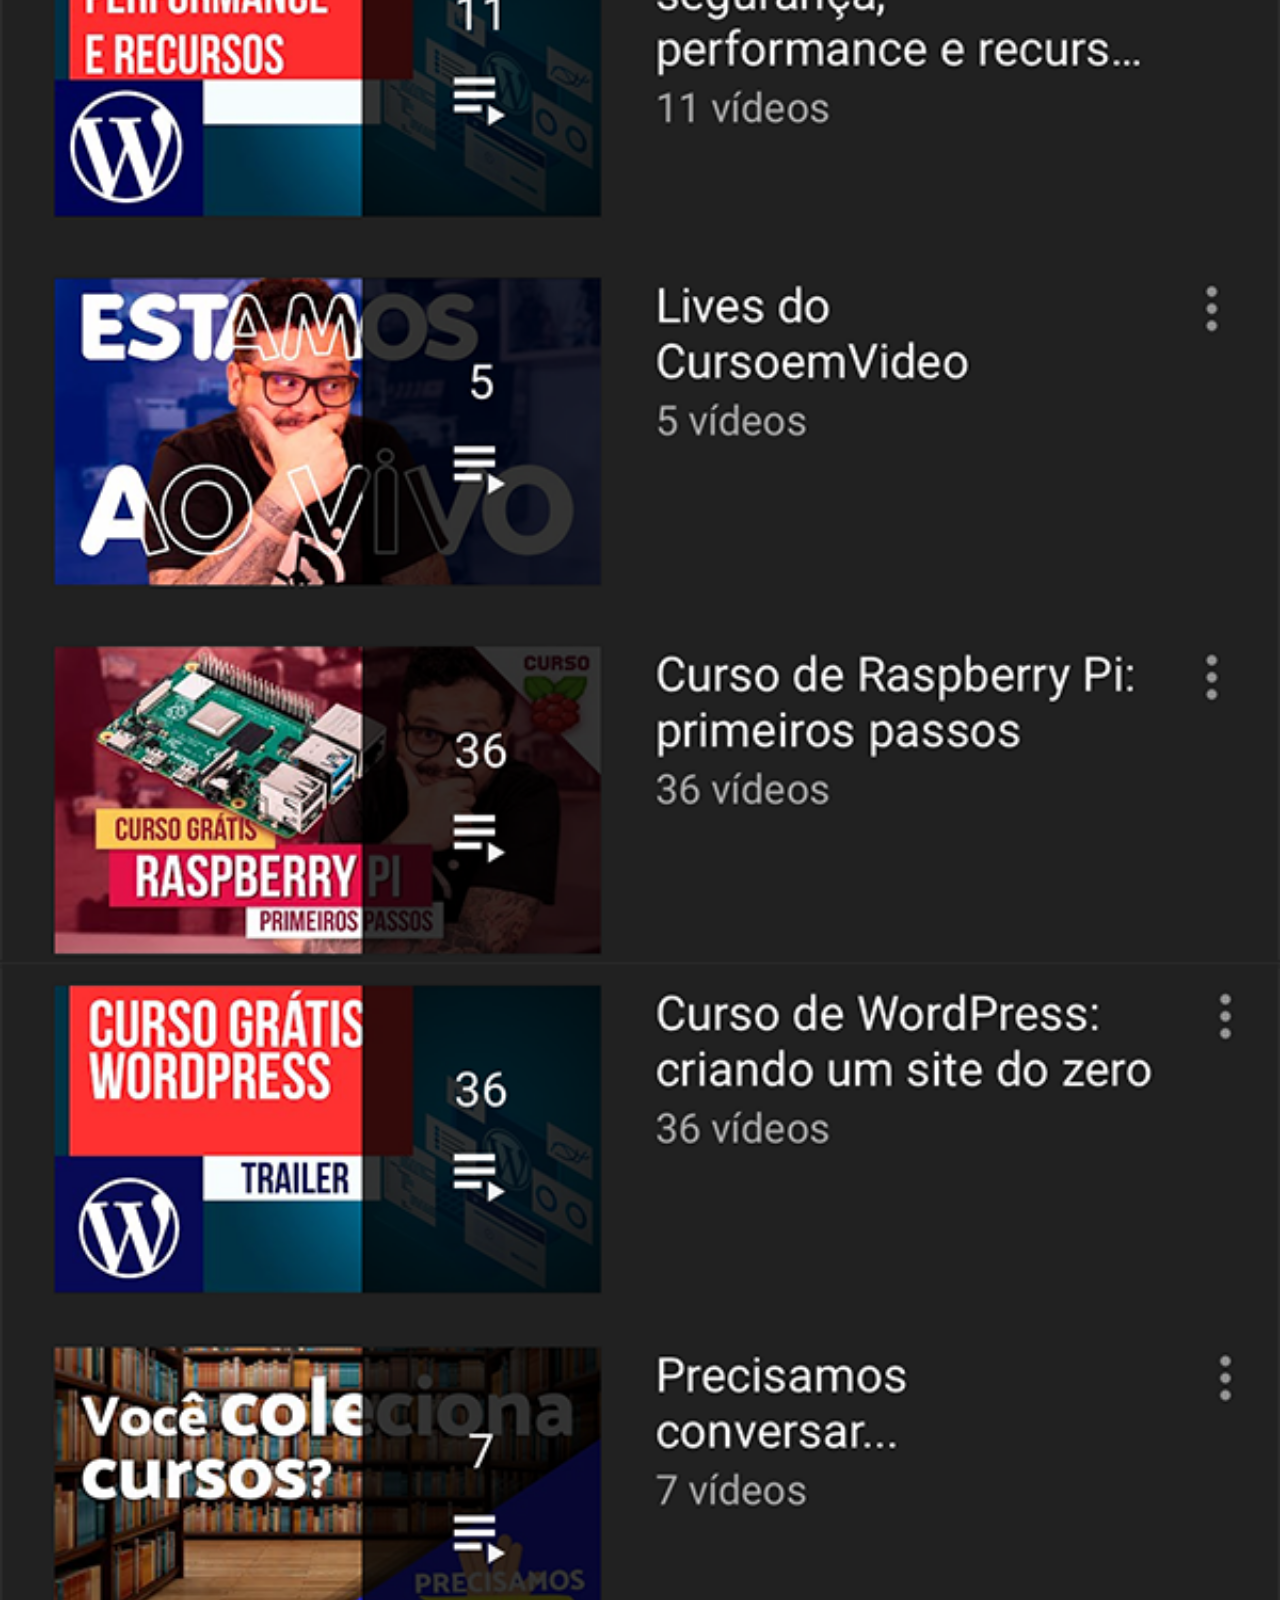
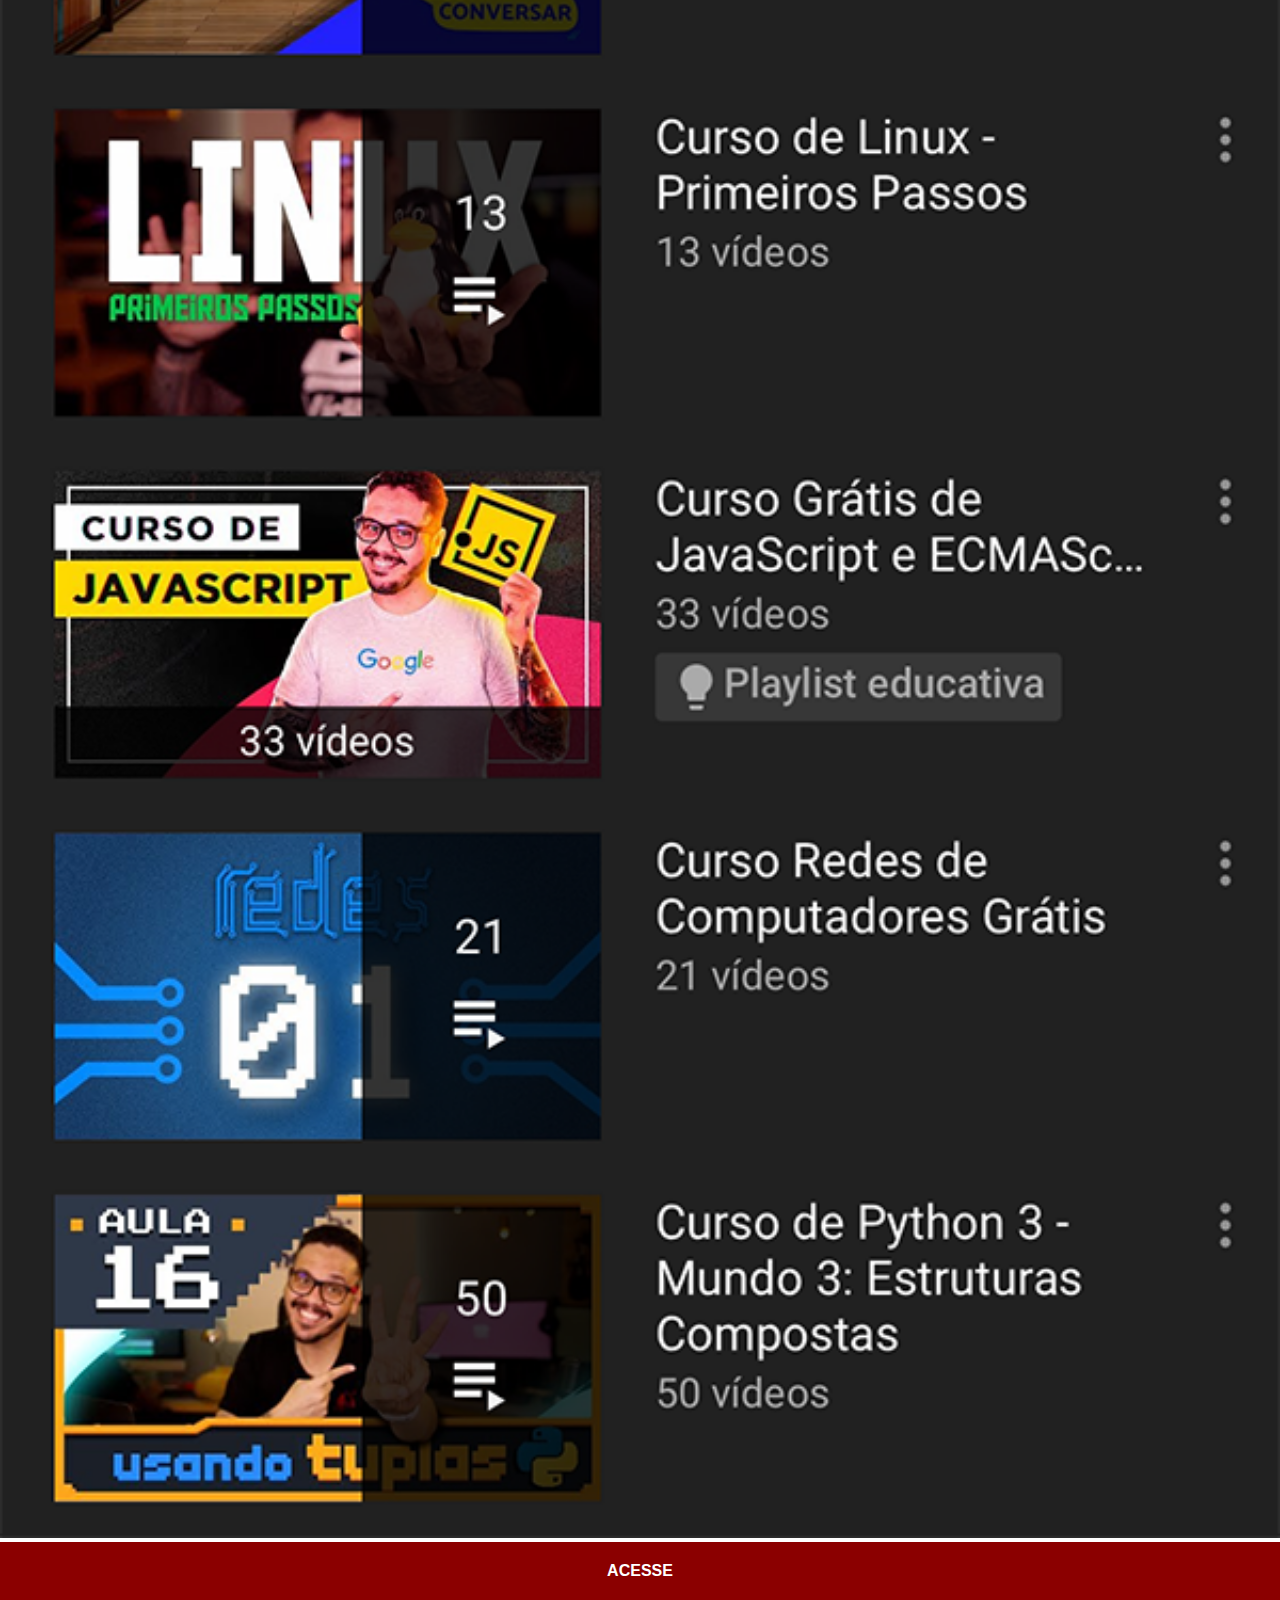
<file: youtube.html>
<!DOCTYPE html>
<html lang="pt-br">
<head>
    <meta charset="UTF-8">
    <meta name="viewport" content="width=device-width, initial-scale=1.0">
    <title>Youtube</title>
    <style>
        * {margin: 0px; padding: 0px; font-family: Arial;}

        ::-webkit-scrollbar {
            width: 0px;
            height: 0px;
        }

        img {
            width: 100vw;
        }
        a {
            display: block; background-color: darkred;
            padding: 20px;
            color: white;
            text-align: center;
            font-weight: bolder;
            text-decoration: none;
        }
        a:hover {
            background-color: red;
        }
    </style>
</head>
<body>
    <img src="imagens/tela-youtube.png" alt="">
    <a href="" target="_blank">ACESSE</a>
</body>
</html>
</file>
<file: estilos/style.css>
@charset "UTF-8";

* {margin: 0px; padding: 0px; font-family: 'Trebuchet MS';}

html, body {
    height: 100vh;
    width: 100vw;
    background-color: black;
}

body {
    background: url('../imagens/fundo-madeira.jpg') no-repeat top center;
    background-size: cover;
}

main {
    height: 100vh;
    position: relative;
}

section#telefone {
    position: absolute;
    top: 50%;
    left: 50%;
    transform: translate(-50%, -50%);

    height: 627px;
    width: 311px;
    background: url('../imagens/frame-iphone.png') no-repeat;
}

iframe#tela {
    position: relative;
    top: 81px;
    left: 22px;
    width: 267px;
    height: 470px;
}

section#redes-sociais {
    text-align: right;
}
#redes-sociais img {
    width: 50px;
    margin: 10px;
    height: 50px;
    border-radius: 50%;
    box-shadow: 2px 2px 4px rgba(0, 0, 0, 0.377);
}
#redes-sociais img:hover {
    border: 1px solid rgba(255, 255, 255, 0.623);
    transform: translate(-3px, -3px);
    transition: transform .4s, border .7s;
    box-shadow: 5px 5px 10px rgba(0, 0, 0, 0.377);
}
</file>
